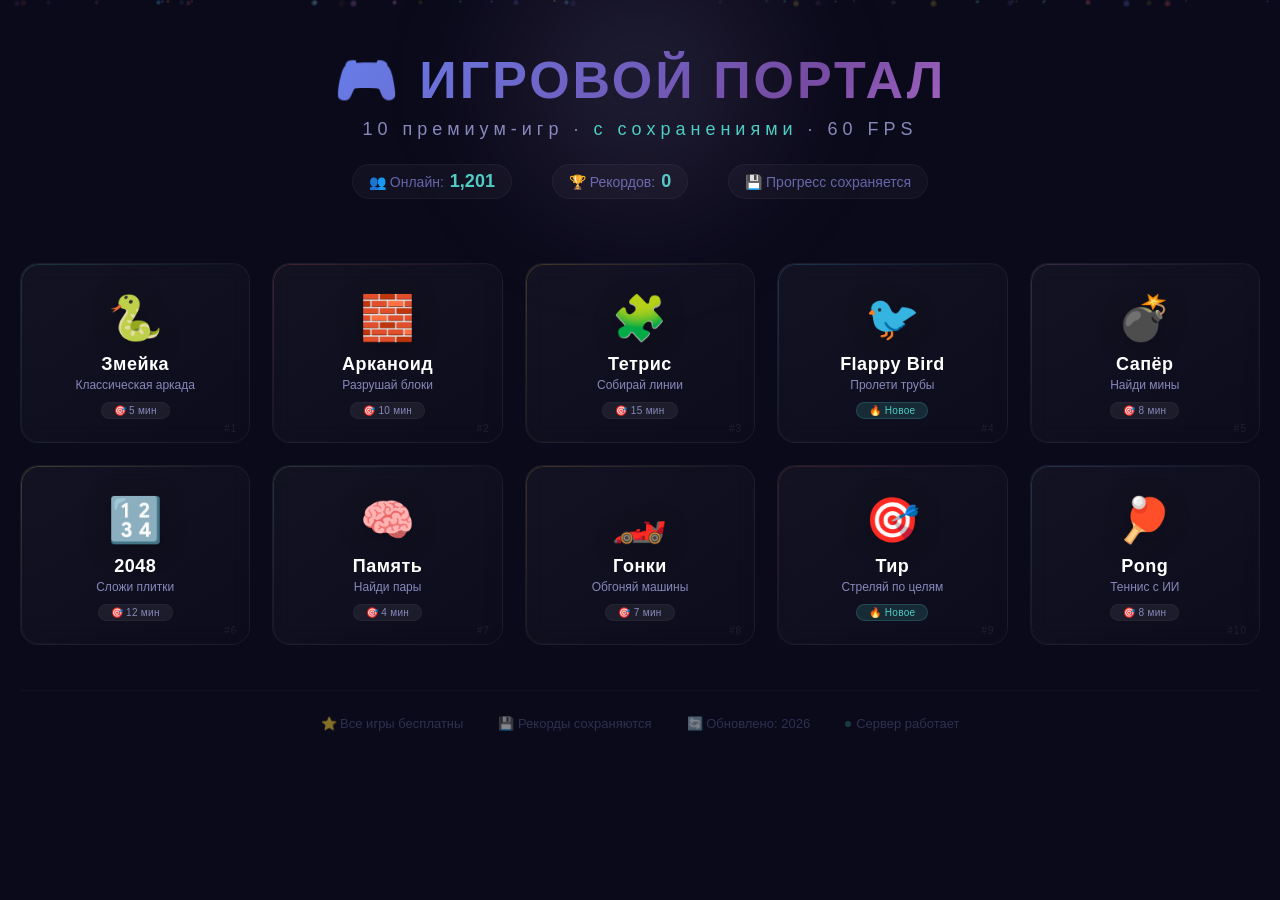
<file: scripts/www/index.html>
<!DOCTYPE html>
<html lang="ru">
<head>
    <meta charset="UTF-8">
    <meta name="viewport" content="width=device-width, initial-scale=1.0, maximum-scale=1.0, user-scalable=no">
    <title>🎮 Игровой Портал Premium</title>
    <link rel="stylesheet" href="style.css">
    <style>
        * { margin: 0; padding: 0; box-sizing: border-box; }
        body {
            font-family: 'Segoe UI', -apple-system, BlinkMacSystemFont, Arial, sans-serif;
            background: #0a0a1a;
            color: #fff;
            min-height: 100vh;
            overflow-x: hidden;
        }
        #particles-bg {
            position: fixed;
            top: 0;
            left: 0;
            width: 100%;
            height: 100%;
            pointer-events: none;
            z-index: 0;
            overflow: hidden;
        }
        .particle {
            position: absolute;
            border-radius: 50%;
            background: radial-gradient(circle, rgba(78,205,196,0.4), transparent);
            animation: floatParticle linear infinite;
            pointer-events: none;
        }
        @keyframes floatParticle {
            0% { transform: translateY(100vh) scale(0); opacity: 0; }
            10% { opacity: 1; }
            90% { opacity: 1; }
            100% { transform: translateY(-100vh) scale(1); opacity: 0; }
        }
        .main-menu {
            position: relative;
            z-index: 1;
            max-width: 1300px;
            margin: 0 auto;
            padding: 20px 20px 40px;
        }
        .header {
            text-align: center;
            padding: 30px 20px 25px;
            position: relative;
        }
        .logo-wrapper {
            position: relative;
            display: inline-block;
        }
        .logo-glow {
            position: absolute;
            top: 50%;
            left: 50%;
            width: 350px;
            height: 350px;
            transform: translate(-50%, -50%);
            background: radial-gradient(circle, rgba(78,205,196,0.15), rgba(240,147,251,0.1), transparent 70%);
            border-radius: 50%;
            filter: blur(60px);
            animation: pulseGlow 4s ease-in-out infinite;
        }
        @keyframes pulseGlow {
            0%, 100% { transform: translate(-50%, -50%) scale(1); opacity: 0.5; }
            50% { transform: translate(-50%, -50%) scale(1.3); opacity: 0.8; }
        }
        .header h1 {
            font-size: 52px;
            font-weight: 900;
            letter-spacing: 3px;
            position: relative;
            background: linear-gradient(135deg, #667eea 0%, #764ba2 25%, #f093fb 50%, #f5576c 75%, #667eea 100%);
            background-size: 300% 300%;
            -webkit-background-clip: text;
            -webkit-text-fill-color: transparent;
            animation: shimmer 6s ease-in-out infinite;
        }
        @keyframes shimmer {
            0%, 100% { background-position: 0% 50%; }
            50% { background-position: 100% 50%; }
        }
        .subtitle {
            color: #8888bb;
            font-size: 18px;
            letter-spacing: 5px;
            margin-top: 8px;
            position: relative;
            font-weight: 300;
        }
        .subtitle span { color: #4ecdc4; -webkit-text-fill-color: #4ecdc4; }
        .stats-bar {
            display: flex;
            justify-content: center;
            gap: 40px;
            margin-top: 20px;
            font-size: 14px;
            color: #6666aa;
            flex-wrap: wrap;
        }
        .stats-bar b { color: #4ecdc4; font-size: 18px; font-weight: 700; }
        .stats-bar .stat-item {
            display: flex;
            align-items: center;
            gap: 6px;
            background: rgba(255,255,255,0.03);
            padding: 6px 16px;
            border-radius: 20px;
            border: 1px solid rgba(255,255,255,0.04);
        }
        .game-grid {
            display: grid;
            grid-template-columns: repeat(auto-fill, minmax(200px, 1fr));
            gap: 22px;
            margin: 35px 0 45px;
        }
        .game-card {
            position: relative;
            display: flex;
            flex-direction: column;
            align-items: center;
            padding: 28px 16px 22px;
            background: linear-gradient(145deg, rgba(255,255,255,0.04), rgba(255,255,255,0.01));
            border-radius: 18px;
            text-decoration: none;
            color: #fff;
            border: 1px solid rgba(255,255,255,0.05);
            transition: all 0.4s cubic-bezier(0.175, 0.885, 0.32, 1.275);
            overflow: hidden;
            min-height: 180px;
            backdrop-filter: blur(10px);
            cursor: pointer;
        }
        .game-card::before {
            content: '';
            position: absolute;
            inset: 0;
            border-radius: 18px;
            padding: 1px;
            background: linear-gradient(135deg, var(--color), transparent 60%);
            -webkit-mask: linear-gradient(#fff 0 0) content-box, linear-gradient(#fff 0 0);
            -webkit-mask-composite: xor;
            mask-composite: exclude;
            opacity: 0.2;
            transition: 0.4s;
        }
        .game-card:hover::before { opacity: 1; }
        .game-card .card-glow {
            position: absolute;
            top: -50%;
            left: -50%;
            width: 200%;
            height: 200%;
            background: radial-gradient(circle at center, var(--color), transparent 60%);
            opacity: 0;
            transition: 0.5s;
            pointer-events: none;
        }
        .game-card:hover .card-glow { opacity: 0.12; }
        .game-card:hover {
            transform: translateY(-8px) scale(1.02);
            border-color: var(--color);
            box-shadow: 0 20px 60px rgba(0,0,0,0.6), 0 0 40px var(--glow-color, rgba(78,205,196,0.15));
        }
        .card-icon {
            font-size: 44px;
            margin-bottom: 10px;
            position: relative;
            z-index: 1;
            animation: iconFloat 3s ease-in-out infinite;
            filter: drop-shadow(0 4px 12px rgba(0,0,0,0.3));
        }
        .game-card:nth-child(2n) .card-icon { animation-delay: 0.4s; }
        .game-card:nth-child(3n) .card-icon { animation-delay: 0.8s; }
        .game-card:nth-child(5n) .card-icon { animation-delay: 1.2s; }
        @keyframes iconFloat {
            0%, 100% { transform: translateY(0) scale(1); }
            50% { transform: translateY(-6px) scale(1.05); }
        }
        .card-content {
            text-align: center;
            position: relative;
            z-index: 1;
            width: 100%;
        }
        .card-content h3 { font-size: 18px; font-weight: 700; margin-bottom: 3px; letter-spacing: 0.5px; }
        .card-content p { font-size: 12px; color: #8888bb; margin-bottom: 8px; }
        .badge {
            display: inline-block;
            padding: 2px 12px;
            background: rgba(255,255,255,0.06);
            border-radius: 20px;
            font-size: 10px;
            color: #8888bb;
            border: 1px solid rgba(255,255,255,0.04);
            letter-spacing: 0.3px;
        }
        .badge.new {
            background: rgba(78,205,196,0.15);
            color: #4ecdc4;
            border-color: rgba(78,205,196,0.2);
            animation: blinkBadge 2s ease-in-out infinite;
        }
        @keyframes blinkBadge {
            0%, 100% { opacity: 1; }
            50% { opacity: 0.5; }
        }
        .game-count {
            position: absolute;
            bottom: 8px;
            right: 12px;
            font-size: 10px;
            color: rgba(255,255,255,0.08);
            letter-spacing: 1px;
            z-index: 1;
        }
        .footer {
            text-align: center;
            padding: 25px 0 10px;
            border-top: 1px solid rgba(255,255,255,0.03);
        }
        .footer-stats {
            display: flex;
            justify-content: center;
            gap: 35px;
            color: #555588;
            font-size: 13px;
            flex-wrap: wrap;
        }
        .footer-stats span {
            opacity: 0.5;
            transition: 0.3s;
            display: flex;
            align-items: center;
            gap: 5px;
        }
        .footer-stats span:hover { opacity: 1; color: #aaaadd; }
        .footer-stats .dot {
            display: inline-block;
            width: 6px;
            height: 6px;
            border-radius: 50%;
            background: #4ecdc4;
            animation: pulseDot 2s ease-in-out infinite;
        }
        @keyframes pulseDot {
            0%, 100% { opacity: 0.3; transform: scale(0.8); }
            50% { opacity: 1; transform: scale(1.2); }
        }
        @media (max-width: 900px) {
            .header h1 { font-size: 38px; }
            .game-grid { grid-template-columns: repeat(auto-fill, minmax(170px, 1fr)); gap: 16px; }
            .game-card { min-height: 150px; padding: 20px 12px 16px; }
            .card-icon { font-size: 34px; }
        }
        @media (max-width: 600px) {
            .header h1 { font-size: 28px; letter-spacing: 1px; }
            .subtitle { font-size: 14px; letter-spacing: 2px; }
            .stats-bar { gap: 12px; font-size: 12px; }
            .stats-bar .stat-item { padding: 4px 12px; }
            .stats-bar b { font-size: 15px; }
            .game-grid { grid-template-columns: repeat(auto-fill, minmax(140px, 1fr)); gap: 12px; margin: 20px 0 30px; }
            .game-card { min-height: 120px; padding: 16px 10px 12px; border-radius: 14px; }
            .card-icon { font-size: 28px; margin-bottom: 6px; }
            .card-content h3 { font-size: 15px; }
            .card-content p { font-size: 11px; }
            .badge { font-size: 9px; padding: 1px 10px; }
            .game-count { display: none; }
            .footer-stats { gap: 16px; font-size: 11px; flex-direction: column; }
            .logo-glow { width: 200px; height: 200px; }
        }
        @media (max-width: 400px) {
            .game-grid { grid-template-columns: repeat(auto-fill, minmax(120px, 1fr)); gap: 10px; }
            .game-card { min-height: 100px; padding: 12px 8px 10px; }
            .card-icon { font-size: 22px; }
            .card-content h3 { font-size: 13px; }
            .header h1 { font-size: 22px; }
        }
        ::-webkit-scrollbar { width: 4px; }
        ::-webkit-scrollbar-track { background: #0a0a1a; }
        ::-webkit-scrollbar-thumb { background: linear-gradient(135deg, #4ecdc4, #f093fb); border-radius: 2px; }
        ::-webkit-scrollbar-thumb:hover { background: #4ecdc4; }
    </style>
</head>
<body>
    <div id="particles-bg"></div>
    <div class="main-menu">
        <div class="header">
            <div class="logo-wrapper">
                <div class="logo-glow"></div>
                <h1>🎮 ИГРОВОЙ ПОРТАЛ</h1>
            </div>
            <p class="subtitle">10 премиум-игр · <span>с сохранениями</span> · 60 FPS</p>
            <div class="stats-bar">
                <span class="stat-item">👥 Онлайн: <b id="online">1 284</b></span>
                <span class="stat-item">🏆 Рекордов: <b id="records">0</b></span>
                <span class="stat-item">💾 Прогресс сохраняется</span>
            </div>
        </div>
        <div class="game-grid">
            <a href="games/snake.html" class="game-card" style="--color:#4ecdc4; --glow-color:rgba(78,205,196,0.25);">
                <div class="card-glow"></div>
                <div class="card-icon">🐍</div>
                <div class="card-content"><h3>Змейка</h3><p>Классическая аркада</p><span class="badge">🎯 5 мин</span></div>
                <span class="game-count">#1</span>
            </a>
            <a href="games/arkanoid.html" class="game-card" style="--color:#ff6b6b; --glow-color:rgba(255,107,107,0.25);">
                <div class="card-glow"></div>
                <div class="card-icon">🧱</div>
                <div class="card-content"><h3>Арканоид</h3><p>Разрушай блоки</p><span class="badge">🎯 10 мин</span></div>
                <span class="game-count">#2</span>
            </a>
            <a href="games/tetris.html" class="game-card" style="--color:#ffd93d; --glow-color:rgba(255,217,61,0.25);">
                <div class="card-glow"></div>
                <div class="card-icon">🧩</div>
                <div class="card-content"><h3>Тетрис</h3><p>Собирай линии</p><span class="badge">🎯 15 мин</span></div>
                <span class="game-count">#3</span>
            </a>
            <a href="games/flappy.html" class="game-card" style="--color:#4fc3f7; --glow-color:rgba(79,195,247,0.25);">
                <div class="card-glow"></div>
                <div class="card-icon">🐦</div>
                <div class="card-content"><h3>Flappy Bird</h3><p>Пролети трубы</p><span class="badge new">🔥 Новое</span></div>
                <span class="game-count">#4</span>
            </a>
            <a href="games/minesweeper.html" class="game-card" style="--color:#ce93d8; --glow-color:rgba(206,147,216,0.25);">
                <div class="card-glow"></div>
                <div class="card-icon">💣</div>
                <div class="card-content"><h3>Сапёр</h3><p>Найди мины</p><span class="badge">🎯 8 мин</span></div>
                <span class="game-count">#5</span>
            </a>
            <a href="games/2048.html" class="game-card" style="--color:#fff176; --glow-color:rgba(255,241,118,0.25);">
                <div class="card-glow"></div>
                <div class="card-icon">🔢</div>
                <div class="card-content"><h3>2048</h3><p>Сложи плитки</p><span class="badge">🎯 12 мин</span></div>
                <span class="game-count">#6</span>
            </a>
            <a href="games/memory.html" class="game-card" style="--color:#81c784; --glow-color:rgba(129,199,132,0.25);">
                <div class="card-glow"></div>
                <div class="card-icon">🧠</div>
                <div class="card-content"><h3>Память</h3><p>Найди пары</p><span class="badge">🎯 4 мин</span></div>
                <span class="game-count">#7</span>
            </a>
            <a href="games/racer.html" class="game-card" style="--color:#ffb74d; --glow-color:rgba(255,183,77,0.25);">
                <div class="card-glow"></div>
                <div class="card-icon">🏎️</div>
                <div class="card-content"><h3>Гонки</h3><p>Обгоняй машины</p><span class="badge">🎯 7 мин</span></div>
                <span class="game-count">#8</span>
            </a>
            <a href="games/shooter.html" class="game-card" style="--color:#ef5350; --glow-color:rgba(239,83,80,0.25);">
                <div class="card-glow"></div>
                <div class="card-icon">🎯</div>
                <div class="card-content"><h3>Тир</h3><p>Стреляй по целям</p><span class="badge new">🔥 Новое</span></div>
                <span class="game-count">#9</span>
            </a>
            <a href="games/pong.html" class="game-card" style="--color:#64b5f6; --glow-color:rgba(100,181,246,0.25);">
                <div class="card-glow"></div>
                <div class="card-icon">🏓</div>
                <div class="card-content"><h3>Pong</h3><p>Теннис с ИИ</p><span class="badge">🎯 8 мин</span></div>
                <span class="game-count">#10</span>
            </a>
        </div>
        <div class="footer">
            <div class="footer-stats">
                <span>⭐ Все игры бесплатны</span>
                <span>💾 Рекорды сохраняются</span>
                <span>🔄 Обновлено: 2026</span>
                <span><span class="dot"></span> Сервер работает</span>
            </div>
        </div>
    </div>
    <script>
        (function createParticles() {
            const container = document.getElementById('particles-bg');
            if (!container) return;
            const colors = ['#4ecdc4', '#f093fb', '#667eea', '#ff6b6b', '#ffd93d', '#4fc3f7'];
            for (let i = 0; i < 45; i++) {
                const particle = document.createElement('div');
                particle.className = 'particle';
                const size = 2 + Math.random() * 5;
                const duration = 18 + Math.random() * 22;
                const delay = Math.random() * 30;
                const color = colors[Math.floor(Math.random() * colors.length)];
                particle.style.cssText = `
                    width: ${size}px;
                    height: ${size}px;
                    left: ${Math.random() * 100}%;
                    animation-duration: ${duration}s;
                    animation-delay: ${delay}s;
                    background: radial-gradient(circle, ${color}, transparent);
                    opacity: ${0.08 + Math.random() * 0.25};
                `;
                container.appendChild(particle);
            }
        })();

        (function updateStats() {
            let recordCount = 0;
            try {
                for (let key in localStorage) {
                    if (key.startsWith('record_')) recordCount++;
                }
            } catch(e) {}
            const recordEl = document.getElementById('records');
            if (recordEl) recordEl.textContent = recordCount || '0';
            const onlineEl = document.getElementById('online');
            if (onlineEl) {
                const base = 1200;
                const variation = Math.floor(Math.random() * 400);
                onlineEl.textContent = (base + variation).toLocaleString();
            }
            setInterval(() => {
                const onlineEl2 = document.getElementById('online');
                if (onlineEl2) {
                    const base = 1200;
                    const variation = Math.floor(Math.random() * 400);
                    onlineEl2.textContent = (base + variation).toLocaleString();
                }
            }, 30000);
        })();

        (function animateCards() {
            const cards = document.querySelectorAll('.game-card');
            if ('IntersectionObserver' in window) {
                const observer = new IntersectionObserver((entries) => {
                    entries.forEach(entry => {
                        if (entry.isIntersecting) {
                            entry.target.style.opacity = '1';
                            entry.target.style.transform = 'translateY(0)';
                        }
                    });
                }, { threshold: 0.1 });
                cards.forEach((card, i) => {
                    card.style.opacity = '0';
                    card.style.transform = 'translateY(30px)';
                    card.style.transition = `all 0.6s cubic-bezier(0.175, 0.885, 0.32, 1.275) ${i * 0.05}s`;
                    observer.observe(card);
                });
            } else {
                cards.forEach(card => {
                    card.style.opacity = '1';
                    card.style.transform = 'translateY(0)';
                });
            }
        })();
    </script>
</body>
</html>
</file>
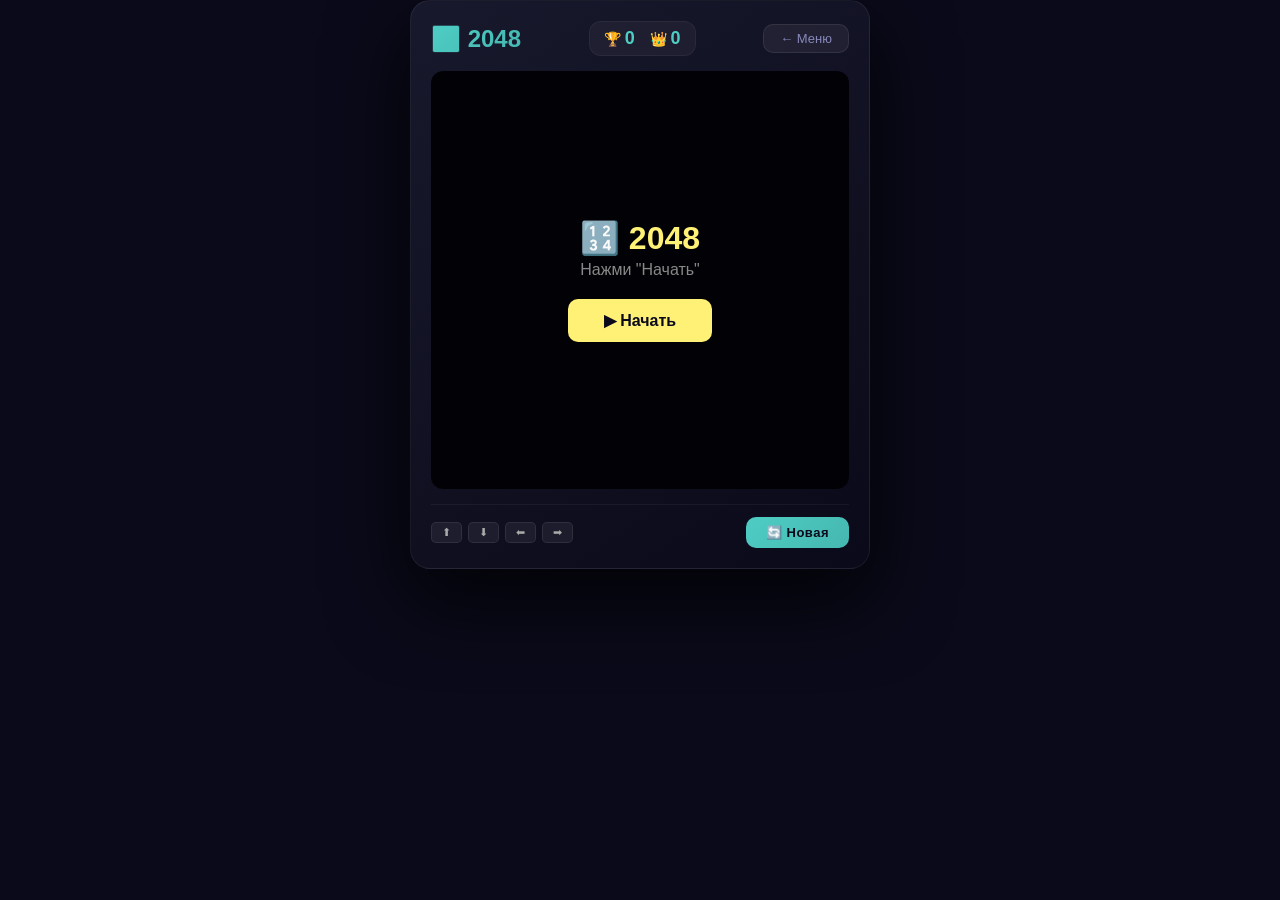
<file: scripts/www/games/2048.html>
<!DOCTYPE html>
<html lang="ru">
<head>
    <meta charset="UTF-8">
    <meta name="viewport" content="width=device-width, initial-scale=1.0, maximum-scale=1.0, user-scalable=no">
    <title>🔢 2048</title>
    <link rel="stylesheet" href="../style.css">
    <style>
        .game-wrapper { max-width: 460px; margin: 0 auto; }
        .canvas-wrapper { position: relative; border-radius: 12px; overflow: hidden; background: #0a0a1a; touch-action: none; }
        canvas { display: block; width: 100%; height: auto; touch-action: none; }
        .game-overlay {
            position: absolute; inset: 0; display: flex; flex-direction: column;
            align-items: center; justify-content: center;
            background: rgba(0,0,0,0.75); backdrop-filter: blur(8px);
            opacity: 0; pointer-events: none; transition: opacity 0.4s; border-radius: 12px;
            z-index: 5;
        }
        .game-overlay.active { opacity: 1; pointer-events: all; }
        .game-overlay h2 { font-size: 32px; color: #fff176; }
        .game-overlay .btn { margin-top: 16px; padding: 12px 36px; background: #fff176; border: none; border-radius: 10px; color: #0a0a1a; font-weight: 700; font-size: 16px; cursor: pointer; transition: transform 0.2s; }
        .game-overlay .btn:hover { transform: scale(1.05); }
        
        #touch-controls {
            position: absolute !important;
            bottom: 15px !important;
            right: 15px !important;
            display: none !important;
            pointer-events: none !important;
            z-index: 10 !important;
        }
        #touch-controls button {
            width: 55px !important;
            height: 55px !important;
            border-radius: 50% !important;
            border: 2px solid rgba(255,255,255,0.2) !important;
            background: rgba(255,255,255,0.1) !important;
            backdrop-filter: blur(8px) !important;
            color: white !important;
            font-size: 22px !important;
            display: flex !important;
            align-items: center !important;
            justify-content: center !important;
            touch-action: none !important;
            user-select: none !important;
            -webkit-user-select: none !important;
            transition: background 0.15s !important;
            pointer-events: all !important;
            box-shadow: 0 4px 15px rgba(0,0,0,0.3) !important;
            text-shadow: 0 2px 8px rgba(0,0,0,0.5) !important;
            padding: 0 !important;
            line-height: 1 !important;
        }
        #touch-controls button:active {
            background: rgba(255,255,255,0.3) !important;
            transform: scale(0.9) !important;
        }
        @media (max-width: 600px) {
            #touch-controls button { width: 48px !important; height: 48px !important; font-size: 18px !important; }
        }
        @media (pointer: coarse) {
            #touch-controls { display: block !important; }
        }
    </style>
</head>
<body>
<div class="game-wrapper">
    <div class="game-header">
        <h2>🔢 2048</h2>
        <div class="stats"><span>🏆 <b id="score">0</b></span><span>👑 <b id="high">0</b></span></div>
        <a href="../index.html" class="menu-btn">← Меню</a>
    </div>
    <div class="canvas-wrapper">
        <canvas id="game" width="400" height="400"></canvas>
        <div class="game-overlay" id="overlay">
            <h2>🔢 2048</h2>
            <p style="color:#888;margin:4px 0;">⬆⬇⬅➡</p>
            <button class="btn" id="startBtn">▶ Начать</button>
        </div>
        
        <div id="touch-controls">
            <button data-action="restart" style="width:55px !important;height:55px !important;font-size:22px !important;">🔄</button>
        </div>
    </div>
    <div class="game-controls">
        <div class="keys"><kbd>⬆</kbd><kbd>⬇</kbd><kbd>⬅</kbd><kbd>➡</kbd></div>
        <button class="reset-btn" onclick="resetGame()">🔄 Новая</button>
    </div>
</div>
<script src="../engine.js"></script>
<script>
const S = 4, CELL = 100;
const canvas = document.getElementById('game');
const ctx = canvas.getContext('2d');
const overlay = document.getElementById('overlay');
const startBtn = document.getElementById('startBtn');

let grid = [];
let score = 0, high = Records.get('2048') || 0;
let gameRunning = false, gameOver = false;
let animId = null;

document.getElementById('high').textContent = high;

// ===== СЕНСОРНОЕ УПРАВЛЕНИЕ (СВАЙПЫ) =====
function setupTouchControls() {
    let touchStartX = 0, touchStartY = 0;
    
    // Кнопка рестарта
    const restartBtn = document.querySelector('#touch-controls button[data-action="restart"]');
    if (restartBtn) {
        restartBtn.addEventListener('touchstart', (e) => {
            e.preventDefault();
            resetGame();
            restartBtn.style.background = 'rgba(255,255,255,0.3)';
            setTimeout(() => { restartBtn.style.background = 'rgba(255,255,255,0.1)'; }, 150);
        }, { passive: false });
        restartBtn.addEventListener('mousedown', () => {
            resetGame();
            restartBtn.style.background = 'rgba(255,255,255,0.3)';
            setTimeout(() => { restartBtn.style.background = 'rgba(255,255,255,0.1)'; }, 150);
        });
    }
    
    // Свайпы
    canvas.addEventListener('touchstart', (e) => {
        const touch = e.touches[0];
        touchStartX = touch.clientX;
        touchStartY = touch.clientY;
    }, { passive: true });
    
    canvas.addEventListener('touchmove', (e) => {
        if (!gameRunning || gameOver) return;
        e.preventDefault();
        const touch = e.touches[0];
        const dx = touch.clientX - touchStartX;
        const dy = touch.clientY - touchStartY;
        
        if (Math.abs(dx) > 30 || Math.abs(dy) > 30) {
            if (Math.abs(dx) > Math.abs(dy)) {
                move(0, dx > 0 ? 1 : -1);
            } else {
                move(dy > 0 ? 1 : -1, 0);
            }
            touchStartX = touch.clientX;
            touchStartY = touch.clientY;
        }
    }, { passive: false });
}

// ===== ИНИЦИАЛИЗАЦИЯ =====
function initGrid() {
    grid = [];
    for (let r=0; r<S; r++) grid[r] = new Array(S).fill(0);
    addRandom(); addRandom();
}

function addRandom() {
    const free = [];
    for (let r=0; r<S; r++) for (let c=0; c<S; c++) {
        if (grid[r][c] === 0) free.push({r, c});
    }
    if (free.length === 0) return;
    const cell = free[Math.floor(Math.random() * free.length)];
    grid[cell.r][cell.c] = Math.random() < 0.9 ? 2 : 4;
}

function slide(row) {
    let arr = row.filter(v => v !== 0);
    let merged = [];
    let i = 0;
    while (i < arr.length) {
        if (i+1 < arr.length && arr[i] === arr[i+1]) {
            merged.push(arr[i] * 2);
            score += arr[i] * 2;
            i += 2;
        } else {
            merged.push(arr[i]);
            i++;
        }
    }
    while (merged.length < S) merged.push(0);
    return merged;
}

function move(dr, dc) {
    if (!gameRunning || gameOver) return;
    let moved = false;
    
    if (dc === 1) {
        for (let r=0; r<S; r++) {
            const row = [];
            for (let c=S-1; c>=0; c--) row.push(grid[r][c]);
            const res = slide(row);
            for (let c=0; c<S; c++) {
                const val = res[S-1-c];
                if (grid[r][c] !== val) moved = true;
                grid[r][c] = val;
            }
        }
    } else if (dc === -1) {
        for (let r=0; r<S; r++) {
            const row = [];
            for (let c=0; c<S; c++) row.push(grid[r][c]);
            const res = slide(row);
            for (let c=0; c<S; c++) {
                if (grid[r][c] !== res[c]) moved = true;
                grid[r][c] = res[c];
            }
        }
    } else if (dr === 1) {
        for (let c=0; c<S; c++) {
            const row = [];
            for (let r=S-1; r>=0; r--) row.push(grid[r][c]);
            const res = slide(row);
            for (let r=0; r<S; r++) {
                const val = res[S-1-r];
                if (grid[r][c] !== val) moved = true;
                grid[r][c] = val;
            }
        }
    } else if (dr === -1) {
        for (let c=0; c<S; c++) {
            const row = [];
            for (let r=0; r<S; r++) row.push(grid[r][c]);
            const res = slide(row);
            for (let r=0; r<S; r++) {
                if (grid[r][c] !== res[r]) moved = true;
                grid[r][c] = res[r];
            }
        }
    }
    
    if (moved) {
        Sound.play('move');
        document.getElementById('score').textContent = score;
        if (score > high) {
            high = score;
            Records.set('2048', high);
            document.getElementById('high').textContent = high;
        }
        addRandom();
        checkGameOver();
        render();
    }
}

function checkGameOver() {
    for (let r=0; r<S; r++) {
        for (let c=0; c<S; c++) {
            if (grid[r][c] === 0) return;
            if (r < S-1 && grid[r][c] === grid[r+1][c]) return;
            if (c < S-1 && grid[r][c] === grid[r][c+1]) return;
        }
    }
    gameOver = true;
    gameRunning = false;
    Sound.play('lose');
    render();
}

// ===== ОТРИСОВКА =====
function render() {
    ctx.fillStyle = '#0a0a1a';
    ctx.fillRect(0, 0, 400, 400);
    
    const colors = {
        0: {bg: '#1a1a2e', text: 'transparent'},
        2: {bg: '#eee4da', text: '#776e65'},
        4: {bg: '#ede0c8', text: '#776e65'},
        8: {bg: '#f2b179', text: '#f9f6f2'},
        16: {bg: '#f59563', text: '#f9f6f2'},
        32: {bg: '#f67c5f', text: '#f9f6f2'},
        64: {bg: '#f65e3b', text: '#f9f6f2'},
        128: {bg: '#edcf72', text: '#f9f6f2'},
        256: {bg: '#edcc61', text: '#f9f6f2'},
        512: {bg: '#edc850', text: '#f9f6f2'},
        1024: {bg: '#edc53f', text: '#f9f6f2'},
        2048: {bg: '#edc22e', text: '#f9f6f2'}
    };
    
    for (let r=0; r<S; r++) {
        for (let c=0; c<S; c++) {
            const v = grid[r][c];
            const col = colors[v] || colors[0];
            ctx.shadowColor = v > 0 ? 'rgba(255,255,255,0.05)' : 'transparent';
            ctx.shadowBlur = v > 0 ? 10 : 0;
            ctx.fillStyle = col.bg;
            ctx.fillRect(c*CELL+6, r*CELL+6, CELL-12, CELL-12);
            ctx.shadowBlur = 0;
            if (v > 0) {
                const fs = v < 100 ? 32 : v < 1000 ? 28 : 20;
                ctx.fillStyle = col.text;
                ctx.font = `bold ${fs}px Arial`;
                ctx.textAlign = 'center';
                ctx.textBaseline = 'middle';
                ctx.fillText(v, c*CELL+50, r*CELL+51);
            }
        }
    }
    
    if (gameOver) {
        ctx.fillStyle = 'rgba(0,0,0,0.7)';
        ctx.fillRect(0, 160, 400, 80);
        ctx.fillStyle = '#ef5350';
        ctx.font = 'bold 28px Arial';
        ctx.textAlign = 'center';
        ctx.textBaseline = 'middle';
        ctx.fillText('💀 Конец', 200, 205);
    }
}

// ===== КЛАВИАТУРА =====
document.addEventListener('keydown', e => {
    const k = e.key;
    if (['ArrowUp','ArrowDown','ArrowLeft','ArrowRight'].includes(k)) e.preventDefault();
    if (k === 'ArrowUp') move(-1, 0);
    if (k === 'ArrowDown') move(1, 0);
    if (k === 'ArrowLeft') move(0, -1);
    if (k === 'ArrowRight') move(0, 1);
});

// ===== ОВЕРЛЕЙ =====
function showOverlay(title, sub) {
    overlay.querySelector('h2').textContent = title;
    overlay.querySelector('p').textContent = sub || '';
    overlay.classList.add('active');
}
function hideOverlay() { overlay.classList.remove('active'); }

// ===== ЦИКЛ =====
function loop() {
    if (!gameRunning) { animId = requestAnimationFrame(loop); return; }
    render();
    animId = requestAnimationFrame(loop);
}

// ===== РЕСТАРТ =====
function resetGame() {
    if (animId) cancelAnimationFrame(animId);
    score = 0;
    gameOver = false;
    gameRunning = true;
    document.getElementById('score').textContent = '0';
    initGrid();
    hideOverlay();
    animId = requestAnimationFrame(loop);
}

startBtn.addEventListener('click', resetGame);

// ===== СТАРТ =====
initGrid();
setupTouchControls();
showOverlay('🔢 2048', 'Нажми "Начать"');
</script>
</body>
</html>
</file>
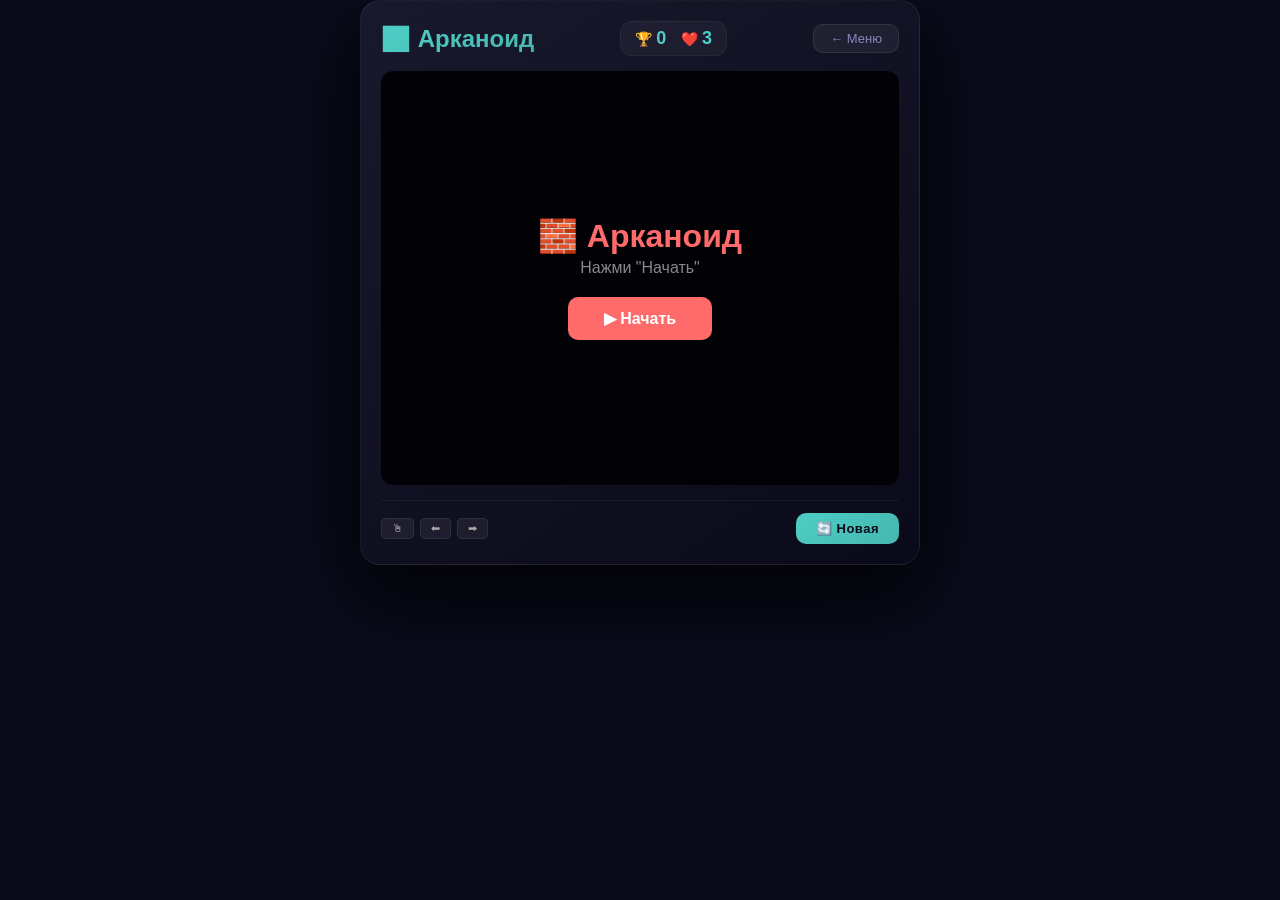
<file: scripts/www/games/arkanoid.html>
<!DOCTYPE html>
<html lang="ru">
<head>
    <meta charset="UTF-8">
    <meta name="viewport" content="width=device-width, initial-scale=1.0, maximum-scale=1.0, user-scalable=no">
    <title>🧱 Арканоид</title>
    <link rel="stylesheet" href="../style.css">
    <style>
        .game-wrapper { max-width: 560px; margin: 0 auto; }
        .canvas-wrapper { position: relative; border-radius: 12px; overflow: hidden; background: #0a0a1a; touch-action: none; }
        canvas { display: block; width: 100%; height: auto; touch-action: none; }
        .game-overlay {
            position: absolute; inset: 0; display: flex; flex-direction: column;
            align-items: center; justify-content: center;
            background: rgba(0,0,0,0.75); backdrop-filter: blur(8px);
            opacity: 0; pointer-events: none; transition: opacity 0.4s; border-radius: 12px;
            z-index: 5;
        }
        .game-overlay.active { opacity: 1; pointer-events: all; }
        .game-overlay h2 { font-size: 32px; color: #ff6b6b; }
        .game-overlay .btn { margin-top: 16px; padding: 12px 36px; background: #ff6b6b; border: none; border-radius: 10px; color: #fff; font-weight: 700; font-size: 16px; cursor: pointer; transition: transform 0.2s; }
        .game-overlay .btn:hover { transform: scale(1.05); }
        
        #touch-controls {
            position: absolute !important;
            bottom: 15px !important;
            left: 0 !important;
            right: 0 !important;
            display: none !important;
            justify-content: space-between !important;
            padding: 0 15px !important;
            pointer-events: none !important;
            z-index: 10 !important;
        }
        #touch-controls .btn-group {
            display: flex !important;
            gap: 10px !important;
            pointer-events: all !important;
        }
        #touch-controls button {
            width: 65px !important;
            height: 65px !important;
            border-radius: 50% !important;
            border: 2px solid rgba(255,255,255,0.2) !important;
            background: rgba(255,255,255,0.1) !important;
            backdrop-filter: blur(8px) !important;
            color: white !important;
            font-size: 28px !important;
            display: flex !important;
            align-items: center !important;
            justify-content: center !important;
            touch-action: none !important;
            user-select: none !important;
            -webkit-user-select: none !important;
            transition: background 0.15s !important;
            pointer-events: all !important;
            box-shadow: 0 4px 15px rgba(0,0,0,0.3) !important;
            text-shadow: 0 2px 8px rgba(0,0,0,0.5) !important;
            padding: 0 !important;
            line-height: 1 !important;
        }
        #touch-controls button:active {
            background: rgba(255,255,255,0.3) !important;
            transform: scale(0.9) !important;
        }
        @media (max-width: 600px) {
            #touch-controls { display: flex !important; }
            #touch-controls button { width: 55px !important; height: 55px !important; font-size: 22px !important; }
        }
        @media (pointer: coarse) {
            #touch-controls { display: flex !important; }
        }
    </style>
</head>
<body>
<div class="game-wrapper">
    <div class="game-header">
        <h2>🧱 Арканоид</h2>
        <div class="stats"><span>🏆 <b id="score">0</b></span><span>❤️ <b id="lives">3</b></span></div>
        <a href="../index.html" class="menu-btn">← Меню</a>
    </div>
    <div class="canvas-wrapper">
        <canvas id="game" width="500" height="400"></canvas>
        <div class="game-overlay" id="overlay">
            <h2>🧱 Арканоид</h2>
            <p style="color:#888;margin:4px 0;">🖱️ Мышь / ⬅➡</p>
            <button class="btn" id="startBtn">▶ Начать</button>
        </div>
        
        <div id="touch-controls">
            <div class="btn-group">
                <button data-action="left">⬅</button>
                <button data-action="right">➡</button>
            </div>
            <div class="btn-group">
                <button data-action="restart" style="width:55px !important;height:55px !important;font-size:22px !important;">🔄</button>
            </div>
        </div>
    </div>
    <div class="game-controls">
        <div class="keys"><kbd>🖱</kbd><kbd>⬅</kbd><kbd>➡</kbd></div>
        <button class="reset-btn" onclick="resetGame()">🔄 Новая</button>
    </div>
</div>
<script src="../engine.js"></script>
<script>
const W = 500, H = 400;
const canvas = document.getElementById('game');
const ctx = canvas.getContext('2d');
const overlay = document.getElementById('overlay');
const startBtn = document.getElementById('startBtn');

// ===== СОСТОЯНИЕ =====
const paddle = {x: W/2-50, y: 370, w: 100, h: 12};
const ball = {x: W/2, y: 350, r: 8, dx: 5, dy: -6, speed: 6};
let bricks = [];
let particles = [];
let score = 0, lives = 3;
let gameRunning = false, gameOver = false, win = false;
let animId = null, lastTime = 0;
let keys = {};
let touchX = null;

document.getElementById('score').textContent = '0';
document.getElementById('lives').textContent = '3';

// ===== СЕНСОРНОЕ УПРАВЛЕНИЕ =====
function setupTouchControls() {
    const buttons = document.querySelectorAll('#touch-controls button[data-action]');
    buttons.forEach(btn => {
        const action = btn.dataset.action;
        const isLeft = action === 'left';
        const isRight = action === 'right';
        
        let interval = null;
        const startPress = (e) => {
            e.preventDefault();
            if (!gameRunning || gameOver || win) return;
            if (isLeft) { paddle.x = Math.max(0, paddle.x - 15); }
            if (isRight) { paddle.x = Math.min(W - paddle.w, paddle.x + 15); }
            // Повтор при зажатии
            interval = setInterval(() => {
                if (!gameRunning || gameOver || win) { clearInterval(interval); return; }
                if (isLeft) { paddle.x = Math.max(0, paddle.x - 12); }
                if (isRight) { paddle.x = Math.min(W - paddle.w, paddle.x + 12); }
            }, 50);
            btn.style.background = 'rgba(255,255,255,0.3)';
        };
        const endPress = (e) => {
            e.preventDefault();
            clearInterval(interval);
            btn.style.background = 'rgba(255,255,255,0.1)';
        };
        btn.addEventListener('touchstart', startPress, { passive: false });
        btn.addEventListener('touchend', endPress, { passive: false });
        btn.addEventListener('touchcancel', endPress, { passive: false });
        btn.addEventListener('mousedown', startPress);
        btn.addEventListener('mouseup', endPress);
        btn.addEventListener('mouseleave', endPress);
    });
    
    // Движение пальцем по экрану
    canvas.addEventListener('touchmove', (e) => {
        e.preventDefault();
        if (!gameRunning || gameOver || win) return;
        const rect = canvas.getBoundingClientRect();
        const scale = W / rect.width;
        const touch = e.touches[0];
        const x = (touch.clientX - rect.left) * scale;
        paddle.x = Math.max(0, Math.min(W - paddle.w, x - paddle.w/2));
    }, { passive: false });
}

// ===== БЛОКИ =====
const COLORS = ['#ff6b6b','#ffd93d','#6bcb77','#4d96ff','#ce93d8'];

function createBricks() {
    bricks = [];
    for (let r=0; r<5; r++) {
        for (let c=0; c<8; c++) {
            const hp = r < 2 ? 2 : 1;
            bricks.push({
                x: 10 + c*60 + 4,
                y: 25 + r*24 + 4,
                w: 54, h: 20,
                hp: hp,
                maxHp: hp,
                color: COLORS[r % COLORS.length],
                alive: true
            });
        }
    }
}

function addParticles(x, y, color, count=15) {
    for (let i=0; i<count; i++) {
        const angle = Math.random() * Math.PI * 2;
        const speed = 1 + Math.random() * 4;
        particles.push({
            x, y,
            vx: Math.cos(angle) * speed,
            vy: Math.sin(angle) * speed - 1,
            life: 20 + Math.random() * 20,
            maxLife: 40,
            size: 2 + Math.random() * 3,
            color: color
        });
    }
}

// ===== ОБНОВЛЕНИЕ =====
function update(dt) {
    if (!gameRunning || gameOver || win) return;
    
    ball.x += ball.dx * dt;
    ball.y += ball.dy * dt;
    
    if (ball.x - ball.r < 0 || ball.x + ball.r > W) { ball.dx *= -1; Sound.play('move'); }
    if (ball.y - ball.r < 0) { ball.dy *= -1; Sound.play('move'); }
    
    if (ball.y + ball.r > H) {
        lives--;
        document.getElementById('lives').textContent = lives;
        Sound.play('lose');
        if (lives <= 0) { gameOver = true; gameRunning = false; return; }
        resetBall();
        return;
    }
    
    if (ball.dy > 0 && ball.y + ball.r >= paddle.y && 
        ball.y + ball.r <= paddle.y + paddle.h + 5 &&
        ball.x >= paddle.x - ball.r && ball.x <= paddle.x + paddle.w + ball.r) {
        ball.dy = -ball.dy;
        const hit = (ball.x - paddle.x) / paddle.w;
        ball.dx = (hit - 0.5) * 8;
        ball.dy = -Math.sqrt(ball.speed*ball.speed - ball.dx*ball.dx);
        Sound.play('click');
    }
    
    for (let i=0; i<bricks.length; i++) {
        const b = bricks[i];
        if (!b.alive) continue;
        if (ball.x + ball.r > b.x && ball.x - ball.r < b.x + b.w &&
            ball.y + ball.r > b.y && ball.y - ball.r < b.y + b.h) {
            b.hp--;
            if (b.hp <= 0) {
                b.alive = false;
                score += 10;
                document.getElementById('score').textContent = score;
                addParticles(b.x + b.w/2, b.y + b.h/2, b.color);
                Sound.play('click');
            } else {
                addParticles(b.x + b.w/2, b.y + b.h/2, b.color, 5);
                Sound.play('move');
            }
            const ox = Math.min(ball.x + ball.r - b.x, b.x + b.w - (ball.x - ball.r));
            const oy = Math.min(ball.y + ball.r - b.y, b.y + b.h - (ball.y - ball.r));
            if (ox < oy) ball.dx *= -1;
            else ball.dy *= -1;
            break;
        }
    }
    
    if (bricks.every(b => !b.alive)) {
        win = true;
        gameRunning = false;
        Sound.play('win');
    }
    
    for (let i=particles.length-1; i>=0; i--) {
        const p = particles[i];
        p.x += p.vx * dt;
        p.y += p.vy * dt;
        p.vy += 0.1 * dt;
        p.life--;
        if (p.life <= 0) particles.splice(i, 1);
    }
}

function resetBall() {
    ball.x = W/2;
    ball.y = paddle.y - ball.r;
    ball.dx = (Math.random() - 0.5) * 4;
    ball.dy = -5;
    ball.speed = 6;
}

// ===== ОТРИСОВКА =====
function render() {
    ctx.fillStyle = '#0a0a1a';
    ctx.fillRect(0, 0, W, H);
    
    bricks.forEach(b => {
        if (!b.alive) return;
        ctx.shadowColor = b.color;
        ctx.shadowBlur = 10;
        ctx.fillStyle = b.color;
        ctx.fillRect(b.x, b.y, b.w, b.h);
        ctx.shadowBlur = 0;
        if (b.hp > 1) {
            ctx.fillStyle = '#fff';
            ctx.font = '11px Arial';
            ctx.textAlign = 'center';
            ctx.textBaseline = 'middle';
            ctx.fillText(b.hp, b.x + b.w/2, b.y + b.h/2 + 1);
        }
    });
    
    ctx.shadowColor = '#4ecdc4';
    ctx.shadowBlur = 20;
    ctx.fillStyle = '#4ecdc4';
    ctx.fillRect(paddle.x, paddle.y, paddle.w, paddle.h);
    ctx.shadowBlur = 0;
    
    ctx.shadowColor = '#fff';
    ctx.shadowBlur = 25;
    ctx.fillStyle = '#fff';
    ctx.beginPath();
    ctx.arc(ball.x, ball.y, ball.r, 0, Math.PI*2);
    ctx.fill();
    ctx.shadowBlur = 0;
    
    particles.forEach(p => {
        const alpha = p.life / p.maxLife;
        ctx.globalAlpha = alpha;
        ctx.fillStyle = p.color;
        ctx.beginPath();
        ctx.arc(p.x, p.y, p.size * alpha, 0, Math.PI*2);
        ctx.fill();
    });
    ctx.globalAlpha = 1;
    
    if (gameOver || win) {
        ctx.fillStyle = 'rgba(0,0,0,0.7)';
        ctx.fillRect(0, H/2-50, W, 100);
        ctx.fillStyle = win ? '#4ecdc4' : '#ff6b6b';
        ctx.font = 'bold 30px Arial';
        ctx.textAlign = 'center';
        ctx.textBaseline = 'middle';
        ctx.fillText(win ? '🎉 Победа!' : '💀 Проигрыш', W/2, H/2+6);
    }
}

// ===== КЛАВИАТУРА =====
document.addEventListener('keydown', e => {
    keys[e.key] = true;
    if (e.key === 'ArrowLeft' || e.key === 'ArrowRight') e.preventDefault();
});
document.addEventListener('keyup', e => { keys[e.key] = false; });

function movePaddle() {
    if (!gameRunning || gameOver || win) { requestAnimationFrame(movePaddle); return; }
    if (keys['ArrowLeft']) paddle.x = Math.max(0, paddle.x - 10);
    if (keys['ArrowRight']) paddle.x = Math.min(W - paddle.w, paddle.x + 10);
    requestAnimationFrame(movePaddle);
}

// ===== ОВЕРЛЕЙ =====
function showOverlay(title, sub) {
    overlay.querySelector('h2').textContent = title;
    overlay.querySelector('p').textContent = sub || '';
    overlay.classList.add('active');
}
function hideOverlay() { overlay.classList.remove('active'); }

// ===== ЦИКЛ =====
function loop(timestamp) {
    if (!gameRunning) { animId = requestAnimationFrame(loop); return; }
    if (!lastTime) lastTime = timestamp;
    const dt = Math.min(timestamp - lastTime, 33) / 16.67;
    lastTime = timestamp;
    
    update(dt);
    render();
    animId = requestAnimationFrame(loop);
}

// ===== РЕСТАРТ =====
function resetGame() {
    if (animId) cancelAnimationFrame(animId);
    particles = [];
    score = 0;
    lives = 3;
    gameOver = false;
    win = false;
    gameRunning = true;
    document.getElementById('score').textContent = '0';
    document.getElementById('lives').textContent = '3';
    paddle.x = W/2 - 50;
    createBricks();
    resetBall();
    lastTime = 0;
    hideOverlay();
    animId = requestAnimationFrame(loop);
}

startBtn.addEventListener('click', resetGame);

// ===== СТАРТ =====
createBricks();
resetBall();
setupTouchControls();
showOverlay('🧱 Арканоид', 'Нажми "Начать"');
movePaddle();
</script>
</body>
</html>
</file>
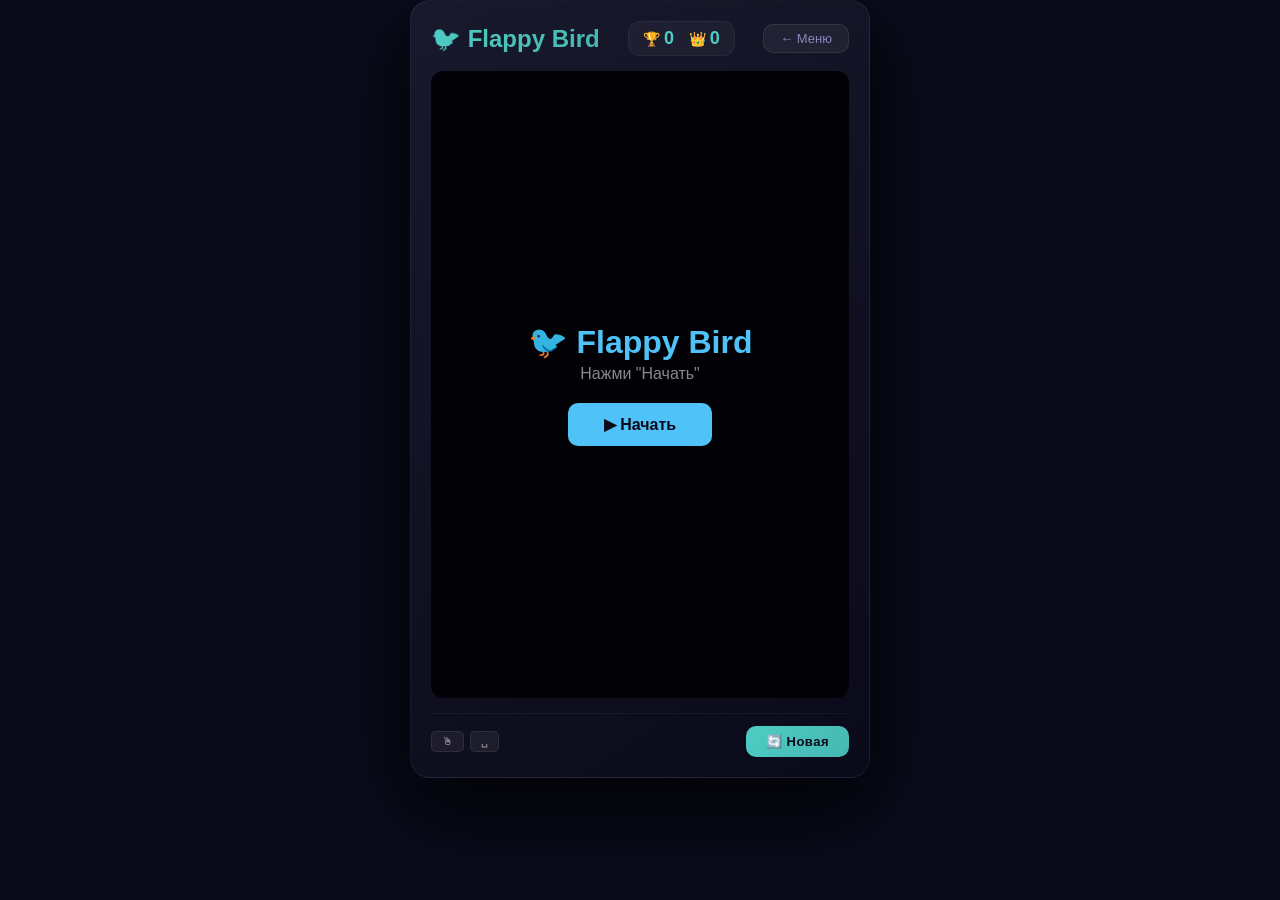
<file: scripts/www/games/flappy.html>
<!DOCTYPE html>
<html lang="ru">
<head>
    <meta charset="UTF-8">
    <meta name="viewport" content="width=device-width, initial-scale=1.0, maximum-scale=1.0, user-scalable=no">
    <title>🐦 Flappy Bird</title>
    <link rel="stylesheet" href="../style.css">
    <style>
        .game-wrapper { max-width: 460px; margin: 0 auto; }
        .canvas-wrapper { position: relative; border-radius: 12px; overflow: hidden; background: #0a0a1a; touch-action: none; }
        canvas { display: block; width: 100%; height: auto; touch-action: none; cursor: pointer; }
        .game-overlay {
            position: absolute; inset: 0; display: flex; flex-direction: column;
            align-items: center; justify-content: center;
            background: rgba(0,0,0,0.75); backdrop-filter: blur(8px);
            opacity: 0; pointer-events: none; transition: opacity 0.4s; border-radius: 12px;
            z-index: 5;
        }
        .game-overlay.active { opacity: 1; pointer-events: all; }
        .game-overlay h2 { font-size: 32px; color: #4fc3f7; }
        .game-overlay .btn { margin-top: 16px; padding: 12px 36px; background: #4fc3f7; border: none; border-radius: 10px; color: #0a0a1a; font-weight: 700; font-size: 16px; cursor: pointer; transition: transform 0.2s; }
        .game-overlay .btn:hover { transform: scale(1.05); }
        
        #touch-controls {
            position: absolute !important;
            bottom: 15px !important;
            right: 15px !important;
            display: none !important;
            pointer-events: none !important;
            z-index: 10 !important;
        }
        #touch-controls button {
            width: 75px !important;
            height: 75px !important;
            border-radius: 50% !important;
            border: 2px solid rgba(255,255,255,0.2) !important;
            background: rgba(255,255,255,0.1) !important;
            backdrop-filter: blur(8px) !important;
            color: white !important;
            font-size: 32px !important;
            display: flex !important;
            align-items: center !important;
            justify-content: center !important;
            touch-action: none !important;
            user-select: none !important;
            -webkit-user-select: none !important;
            transition: background 0.15s !important;
            pointer-events: all !important;
            box-shadow: 0 4px 20px rgba(0,0,0,0.4) !important;
            text-shadow: 0 2px 10px rgba(0,0,0,0.5) !important;
            padding: 0 !important;
            line-height: 1 !important;
        }
        #touch-controls button:active {
            background: rgba(255,255,255,0.3) !important;
            transform: scale(0.85) !important;
        }
        @media (max-width: 600px) {
            #touch-controls button { width: 65px !important; height: 65px !important; font-size: 28px !important; }
        }
        @media (pointer: coarse) {
            #touch-controls { display: block !important; }
        }
    </style>
</head>
<body>
<div class="game-wrapper">
    <div class="game-header">
        <h2>🐦 Flappy Bird</h2>
        <div class="stats"><span>🏆 <b id="score">0</b></span><span>👑 <b id="high">0</b></span></div>
        <a href="../index.html" class="menu-btn">← Меню</a>
    </div>
    <div class="canvas-wrapper">
        <canvas id="game" width="400" height="600"></canvas>
        <div class="game-overlay" id="overlay">
            <h2>🐦 Flappy Bird</h2>
            <p style="color:#888;margin:4px 0;">Клик / Касание</p>
            <button class="btn" id="startBtn">▶ Начать</button>
        </div>
        
        <div id="touch-controls">
            <button data-action="jump">⬆</button>
        </div>
    </div>
    <div class="game-controls">
        <div class="keys"><kbd>🖱</kbd><kbd>␣</kbd></div>
        <button class="reset-btn" onclick="resetGame()">🔄 Новая</button>
    </div>
</div>
<script src="../engine.js"></script>
<script>
const W = 400, H = 600;
const canvas = document.getElementById('game');
const ctx = canvas.getContext('2d');
const overlay = document.getElementById('overlay');
const startBtn = document.getElementById('startBtn');

// ===== СОСТОЯНИЕ =====
const bird = {x: 80, y: 300, vy: 0, size: 14};
let pipes = [];
let score = 0, high = Records.get('flappy') || 0;
let gameRunning = false, gameOver = false;
let animId = null, lastTime = 0;
let frame = 0;

document.getElementById('high').textContent = high;

// ===== СЕНСОРНОЕ УПРАВЛЕНИЕ =====
function setupTouchControls() {
    // Кнопка прыжка
    const jumpBtn = document.querySelector('#touch-controls button[data-action="jump"]');
    if (jumpBtn) {
        jumpBtn.addEventListener('touchstart', (e) => {
            e.preventDefault();
            jump();
            jumpBtn.style.background = 'rgba(255,255,255,0.3)';
            setTimeout(() => { jumpBtn.style.background = 'rgba(255,255,255,0.1)'; }, 150);
        }, { passive: false });
        jumpBtn.addEventListener('mousedown', () => {
            jump();
            jumpBtn.style.background = 'rgba(255,255,255,0.3)';
            setTimeout(() => { jumpBtn.style.background = 'rgba(255,255,255,0.1)'; }, 150);
        });
    }
    
    // Касание канваса = прыжок
    canvas.addEventListener('touchstart', (e) => {
        e.preventDefault();
        jump();
    }, { passive: false });
    
    canvas.addEventListener('click', jump);
}

// ===== ТРУБЫ =====
const PIPE_W = 50, GAP = 160, SPEED = 2.5;

function addPipe() {
    const minY = 60, maxY = H - GAP - 60;
    const top = Math.random() * (maxY - minY) + minY;
    pipes.push({x: W, top: top, bottom: top + GAP, passed: false});
}

// ===== ОБНОВЛЕНИЕ =====
function update(dt) {
    if (!gameRunning || gameOver) return;
    frame++;
    
    bird.vy += 0.5 * dt;
    bird.y += bird.vy * dt;
    
    if (bird.y - bird.size < 0) { bird.y = bird.size; bird.vy = 0; }
    if (bird.y + bird.size > H) { endGame(); return; }
    
    if (pipes.length === 0 || pipes[pipes.length-1].x < W - 250) addPipe();
    
    for (let i=pipes.length-1; i>=0; i--) {
        const p = pipes[i];
        p.x -= SPEED * dt;
        if (p.x + PIPE_W < -50) { pipes.splice(i, 1); continue; }
        if (!p.passed && p.x + PIPE_W < bird.x) {
            p.passed = true;
            score++;
            document.getElementById('score').textContent = score;
            Sound.play('click');
        }
        if (bird.x + bird.size > p.x && bird.x - bird.size < p.x + PIPE_W) {
            if (bird.y - bird.size < p.top || bird.y + bird.size > p.bottom) {
                endGame();
                return;
            }
        }
    }
}

function endGame() {
    gameOver = true; gameRunning = false;
    Sound.play('lose');
    if (score > high) {
        high = score;
        Records.set('flappy', high);
        document.getElementById('high').textContent = high;
    }
    render();
}

// ===== ОТРИСОВКА =====
function render() {
    ctx.fillStyle = '#0a0a1a';
    ctx.fillRect(0, 0, W, H);
    
    // Звёзды
    for (let i=0; i<30; i++) {
        const x = (i*137 + i*i*7) % W;
        const y = (i*251 + i*i*3) % (H * 0.5);
        ctx.fillStyle = `rgba(255,255,255,${0.1 + (i%5)*0.1})`;
        ctx.beginPath();
        ctx.arc(x, y, 1 + i%3, 0, Math.PI*2);
        ctx.fill();
    }
    
    // Трубы
    pipes.forEach(p => {
        ctx.fillStyle = '#2d8a4e';
        ctx.fillRect(p.x, 0, PIPE_W, p.top);
        ctx.fillRect(p.x-5, p.top-16, PIPE_W+10, 16);
        ctx.fillRect(p.x, p.bottom, PIPE_W, H-p.bottom);
        ctx.fillRect(p.x-5, p.bottom, PIPE_W+10, 16);
        ctx.fillStyle = '#4caf50';
        ctx.fillRect(p.x+4, 0, PIPE_W-8, p.top);
        ctx.fillRect(p.x+4, p.bottom, PIPE_W-8, H-p.bottom);
    });
    
    // Птица
    const rot = bird.vy > 0 ? Math.min(bird.vy*0.02, 0.3) : Math.max(bird.vy*0.02, -0.2);
    ctx.save();
    ctx.translate(bird.x, bird.y);
    ctx.rotate(rot);
    ctx.shadowColor = '#ffd93d';
    ctx.shadowBlur = 20;
    ctx.fillStyle = '#ffd93d';
    ctx.beginPath();
    ctx.arc(0, 0, bird.size, 0, Math.PI*2);
    ctx.fill();
    ctx.shadowBlur = 0;
    ctx.fillStyle = '#f5c400';
    ctx.beginPath();
    ctx.ellipse(-3, -5, 8, 5, Math.sin(frame/6)*0.3+0.2, 0, Math.PI*2);
    ctx.fill();
    ctx.fillStyle = '#fff';
    ctx.beginPath();
    ctx.arc(4, -3, 4, 0, Math.PI*2);
    ctx.fill();
    ctx.fillStyle = '#0a0a1a';
    ctx.beginPath();
    ctx.arc(6, -3, 2, 0, Math.PI*2);
    ctx.fill();
    ctx.restore();
    
    // Счёт
    ctx.fillStyle = 'rgba(255,255,255,0.9)';
    ctx.font = 'bold 40px Arial';
    ctx.textAlign = 'center';
    ctx.textBaseline = 'top';
    ctx.shadowColor = 'rgba(0,0,0,0.5)';
    ctx.shadowBlur = 10;
    ctx.fillText(score, W/2, 20);
    ctx.shadowBlur = 0;
    
    if (gameOver) {
        ctx.fillStyle = 'rgba(0,0,0,0.7)';
        ctx.fillRect(0, H/2-50, W, 100);
        ctx.fillStyle = '#ef5350';
        ctx.font = 'bold 30px Arial';
        ctx.textAlign = 'center';
        ctx.textBaseline = 'middle';
        ctx.fillText('💀 Проигрыш', W/2, H/2+6);
        ctx.fillStyle = '#888';
        ctx.font = '16px Arial';
        ctx.fillText(`Счёт: ${score}`, W/2, H/2+44);
    }
}

// ===== УПРАВЛЕНИЕ =====
function jump() {
    if (!gameRunning || gameOver) return;
    bird.vy = -7;
    Sound.play('move');
}

document.addEventListener('keydown', (e) => {
    if (e.key === ' ' || e.key === 'Space') { e.preventDefault(); jump(); }
});

// ===== ОВЕРЛЕЙ =====
function showOverlay(title, sub) {
    overlay.querySelector('h2').textContent = title;
    overlay.querySelector('p').textContent = sub || '';
    overlay.classList.add('active');
}
function hideOverlay() { overlay.classList.remove('active'); }

// ===== ЦИКЛ =====
function loop(timestamp) {
    if (!gameRunning) { animId = requestAnimationFrame(loop); return; }
    if (!lastTime) lastTime = timestamp;
    const dt = Math.min(timestamp - lastTime, 33) / 16.67;
    lastTime = timestamp;
    
    update(dt);
    render();
    animId = requestAnimationFrame(loop);
}

// ===== РЕСТАРТ =====
function resetGame() {
    if (animId) cancelAnimationFrame(animId);
    bird.y = 300; bird.vy = 0;
    pipes = [];
    score = 0;
    gameOver = false;
    gameRunning = true;
    frame = 0;
    document.getElementById('score').textContent = '0';
    lastTime = 0;
    hideOverlay();
    animId = requestAnimationFrame(loop);
}

startBtn.addEventListener('click', resetGame);

// ===== СТАРТ =====
setupTouchControls();
showOverlay('🐦 Flappy Bird', 'Нажми "Начать"');
</script>
</body>
</html>
</file>
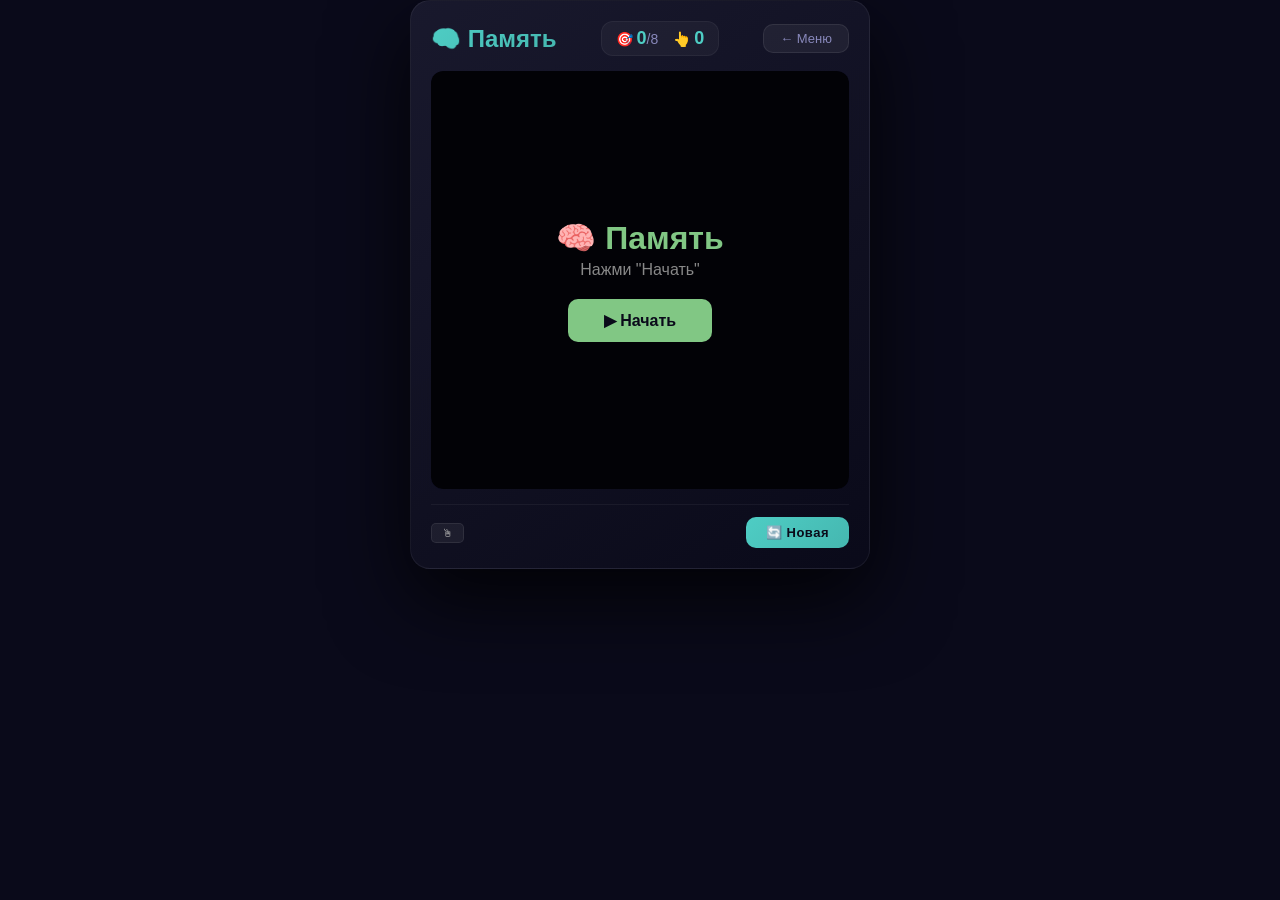
<file: scripts/www/games/memory.html>
<!DOCTYPE html>
<html lang="ru">
<head>
    <meta charset="UTF-8">
    <meta name="viewport" content="width=device-width, initial-scale=1.0, maximum-scale=1.0, user-scalable=no">
    <title>🧠 Память</title>
    <link rel="stylesheet" href="../style.css">
    <style>
        .game-wrapper { max-width: 460px; margin: 0 auto; }
        .canvas-wrapper { position: relative; border-radius: 12px; overflow: hidden; background: #0a0a1a; touch-action: none; }
        canvas { display: block; width: 100%; height: auto; touch-action: none; cursor: pointer; }
        .game-overlay {
            position: absolute; inset: 0; display: flex; flex-direction: column;
            align-items: center; justify-content: center;
            background: rgba(0,0,0,0.75); backdrop-filter: blur(8px);
            opacity: 0; pointer-events: none; transition: opacity 0.4s; border-radius: 12px;
            z-index: 5;
        }
        .game-overlay.active { opacity: 1; pointer-events: all; }
        .game-overlay h2 { font-size: 32px; color: #81c784; }
        .game-overlay .btn { margin-top: 16px; padding: 12px 36px; background: #81c784; border: none; border-radius: 10px; color: #0a0a1a; font-weight: 700; font-size: 16px; cursor: pointer; transition: transform 0.2s; }
        .game-overlay .btn:hover { transform: scale(1.05); }
        
        #touch-controls {
            position: absolute !important;
            bottom: 15px !important;
            right: 15px !important;
            display: none !important;
            pointer-events: none !important;
            z-index: 10 !important;
        }
        #touch-controls button {
            width: 55px !important;
            height: 55px !important;
            border-radius: 50% !important;
            border: 2px solid rgba(255,255,255,0.2) !important;
            background: rgba(255,255,255,0.1) !important;
            backdrop-filter: blur(8px) !important;
            color: white !important;
            font-size: 22px !important;
            display: flex !important;
            align-items: center !important;
            justify-content: center !important;
            touch-action: none !important;
            user-select: none !important;
            -webkit-user-select: none !important;
            transition: background 0.15s !important;
            pointer-events: all !important;
            box-shadow: 0 4px 15px rgba(0,0,0,0.3) !important;
            text-shadow: 0 2px 8px rgba(0,0,0,0.5) !important;
            padding: 0 !important;
            line-height: 1 !important;
        }
        #touch-controls button:active {
            background: rgba(255,255,255,0.3) !important;
            transform: scale(0.9) !important;
        }
        @media (max-width: 600px) {
            #touch-controls button { width: 48px !important; height: 48px !important; font-size: 18px !important; }
        }
        @media (pointer: coarse) {
            #touch-controls { display: block !important; }
        }
    </style>
</head>
<body>
<div class="game-wrapper">
    <div class="game-header">
        <h2>🧠 Память</h2>
        <div class="stats"><span>🎯 <b id="pairs">0</b>/8</span><span>👆 <b id="moves">0</b></span></div>
        <a href="../index.html" class="menu-btn">← Меню</a>
    </div>
    <div class="canvas-wrapper">
        <canvas id="game" width="400" height="400"></canvas>
        <div class="game-overlay" id="overlay">
            <h2>🧠 Память</h2>
            <p style="color:#888;margin:4px 0;">Найди все пары</p>
            <button class="btn" id="startBtn">▶ Начать</button>
        </div>
        
        <div id="touch-controls">
            <button data-action="restart">🔄</button>
        </div>
    </div>
    <div class="game-controls">
        <div class="keys"><kbd>🖱</kbd></div>
        <button class="reset-btn" onclick="resetGame()">🔄 Новая</button>
    </div>
</div>
<script src="../engine.js"></script>
<script>
const EMOJIS = ['🐶','🐱','🐭','🐹','🐰','🦊','🐻','🐼'];
const canvas = document.getElementById('game');
const ctx = canvas.getContext('2d');
const overlay = document.getElementById('overlay');
const startBtn = document.getElementById('startBtn');

let cards = [], revealed = [], matched = [];
let first = null, second = null;
let locked = false;
let pairs = 0, moves = 0;
let gameRunning = false, gameOver = false;
let flipTimer = null, animId = null;

document.getElementById('pairs').textContent = '0';
document.getElementById('moves').textContent = '0';

// ===== СЕНСОРНОЕ УПРАВЛЕНИЕ =====
function setupTouchControls() {
    // Кнопка рестарта
    const restartBtn = document.querySelector('#touch-controls button[data-action="restart"]');
    if (restartBtn) {
        restartBtn.addEventListener('touchstart', (e) => {
            e.preventDefault();
            resetGame();
            restartBtn.style.background = 'rgba(255,255,255,0.3)';
            setTimeout(() => { restartBtn.style.background = 'rgba(255,255,255,0.1)'; }, 150);
        }, { passive: false });
        restartBtn.addEventListener('mousedown', () => {
            resetGame();
            restartBtn.style.background = 'rgba(255,255,255,0.3)';
            setTimeout(() => { restartBtn.style.background = 'rgba(255,255,255,0.1)'; }, 150);
        });
    }
    
    // Тап по канвасу
    canvas.addEventListener('touchstart', (e) => {
        e.preventDefault();
        if (!gameRunning || gameOver || locked) return;
        const touch = e.touches[0];
        const rect = canvas.getBoundingClientRect();
        const scale = 400 / rect.width;
        const x = Math.floor((touch.clientX - rect.left) * scale / 100);
        const y = Math.floor((touch.clientY - rect.top) * scale / 100);
        handleCardClick(y * 4 + x);
    }, { passive: false });
    
    canvas.addEventListener('click', (e) => {
        if (!gameRunning || gameOver || locked) return;
        const rect = canvas.getBoundingClientRect();
        const scale = 400 / rect.width;
        const x = Math.floor((e.clientX - rect.left) * scale / 100);
        const y = Math.floor((e.clientY - rect.top) * scale / 100);
        handleCardClick(y * 4 + x);
    });
}

function handleCardClick(idx) {
    if (idx < 0 || idx >= 16 || matched[idx] || revealed[idx]) return;
    if (flipTimer) {
        clearTimeout(flipTimer);
        flipTimer = null;
        if (first !== null && second !== null) {
            revealed[first] = false;
            revealed[second] = false;
            first = null; second = null; locked = false;
            render();
        }
        return;
    }
    
    if (first === null) {
        first = idx;
        revealed[idx] = true;
        Sound.play('click');
        render();
        return;
    }
    if (second === null && idx !== first) {
        second = idx;
        revealed[idx] = true;
        moves++;
        document.getElementById('moves').textContent = moves;
        Sound.play('click');
        render();
        locked = true;
        checkMatch();
    }
}

// ===== ИНИЦИАЛИЗАЦИЯ =====
function initCards() {
    const deck = [...EMOJIS, ...EMOJIS];
    for (let i=deck.length-1; i>0; i--) {
        const j = Math.floor(Math.random() * (i+1));
        [deck[i], deck[j]] = [deck[j], deck[i]];
    }
    cards = deck;
    revealed = new Array(16).fill(false);
    matched = new Array(16).fill(false);
    first = null; second = null;
    locked = false;
    pairs = 0; moves = 0;
    document.getElementById('pairs').textContent = '0';
    document.getElementById('moves').textContent = '0';
}

// ===== ОТРИСОВКА =====
function render() {
    ctx.fillStyle = '#0a0a1a';
    ctx.fillRect(0, 0, 400, 400);
    
    for (let i=0; i<16; i++) {
        const r = Math.floor(i/4), c = i%4;
        const x = c*100, y = r*100;
        const isRev = revealed[i] || first === i || second === i;
        const isMat = matched[i];
        
        if (isMat) {
            ctx.fillStyle = 'rgba(129,199,132,0.15)';
            ctx.fillRect(x+2, y+2, 96, 96);
            ctx.strokeStyle = 'rgba(129,199,132,0.2)';
            ctx.lineWidth = 2;
            ctx.strokeRect(x+2, y+2, 96, 96);
        }
        
        if (isRev || isMat) {
            ctx.fillStyle = '#2a2a5e';
            ctx.shadowColor = 'rgba(78,205,196,0.15)';
            ctx.shadowBlur = 10;
            ctx.fillRect(x+2, y+2, 96, 96);
            ctx.shadowBlur = 0;
            if (!isMat) {
                ctx.font = '40px Arial';
                ctx.textAlign = 'center';
                ctx.textBaseline = 'middle';
                ctx.fillStyle = '#fff';
                ctx.fillText(cards[i], x+50, y+52);
            } else {
                ctx.font = '20px Arial';
                ctx.textAlign = 'center';
                ctx.textBaseline = 'middle';
                ctx.fillStyle = 'rgba(129,199,132,0.4)';
                ctx.fillText('✓', x+50, y+50);
            }
        } else {
            const grad = ctx.createLinearGradient(x, y, x+100, y+100);
            grad.addColorStop(0, '#4ecdc4');
            grad.addColorStop(1, '#2ea89e');
            ctx.shadowColor = 'rgba(78,205,196,0.2)';
            ctx.shadowBlur = 12;
            ctx.fillStyle = grad;
            ctx.fillRect(x+2, y+2, 96, 96);
            ctx.shadowBlur = 0;
            ctx.font = '20px Arial';
            ctx.textAlign = 'center';
            ctx.textBaseline = 'middle';
            ctx.fillStyle = 'rgba(255,255,255,0.1)';
            ctx.fillText('?', x+50, y+50);
        }
    }
}

// ===== ЛОГИКА =====
function checkMatch() {
    if (cards[first] === cards[second]) {
        matched[first] = true; matched[second] = true;
        pairs++;
        document.getElementById('pairs').textContent = pairs;
        Sound.play('win');
        first = null; second = null; locked = false;
        render();
        if (pairs === 8) {
            gameOver = true; gameRunning = false;
            setTimeout(() => alert('🎉 Победа!'), 300);
        }
        return;
    }
    
    Sound.play('lose');
    flipTimer = setTimeout(() => {
        revealed[first] = false; revealed[second] = false;
        first = null; second = null; locked = false;
        render();
        flipTimer = null;
    }, 500);
}

// ===== ОВЕРЛЕЙ =====
function showOverlay(title, sub) {
    overlay.querySelector('h2').textContent = title;
    overlay.querySelector('p').textContent = sub || '';
    overlay.classList.add('active');
}
function hideOverlay() { overlay.classList.remove('active'); }

// ===== ЦИКЛ =====
function loop() {
    if (!gameRunning) { animId = requestAnimationFrame(loop); return; }
    render();
    animId = requestAnimationFrame(loop);
}

// ===== РЕСТАРТ =====
function resetGame() {
    if (flipTimer) { clearTimeout(flipTimer); flipTimer = null; }
    if (animId) cancelAnimationFrame(animId);
    initCards();
    gameOver = false; gameRunning = true;
    hideOverlay();
    animId = requestAnimationFrame(loop);
}

startBtn.addEventListener('click', resetGame);

// ===== СТАРТ =====
initCards();
setupTouchControls();
showOverlay('🧠 Память', 'Нажми "Начать"');
</script>
</body>
</html>
</file>
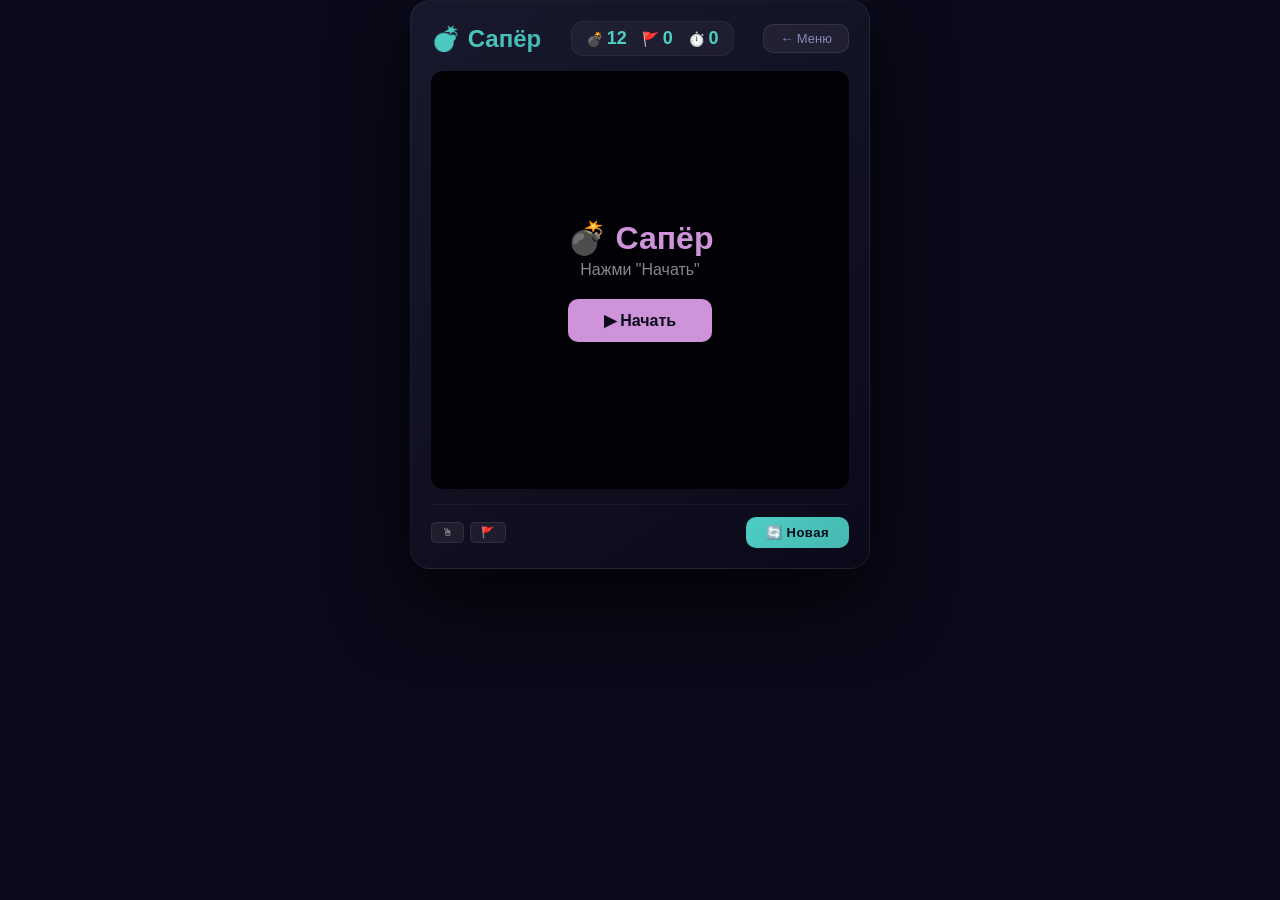
<file: scripts/www/games/minesweeper.html>
<!DOCTYPE html>
<html lang="ru">
<head>
    <meta charset="UTF-8">
    <meta name="viewport" content="width=device-width, initial-scale=1.0, maximum-scale=1.0, user-scalable=no">
    <title>💣 Сапёр</title>
    <link rel="stylesheet" href="../style.css">
    <style>
        .game-wrapper { max-width: 460px; margin: 0 auto; }
        .canvas-wrapper { position: relative; border-radius: 12px; overflow: hidden; background: #0a0a1a; touch-action: none; }
        canvas { display: block; width: 100%; height: auto; touch-action: none; cursor: pointer; }
        .game-overlay {
            position: absolute; inset: 0; display: flex; flex-direction: column;
            align-items: center; justify-content: center;
            background: rgba(0,0,0,0.75); backdrop-filter: blur(8px);
            opacity: 0; pointer-events: none; transition: opacity 0.4s; border-radius: 12px;
            z-index: 5;
        }
        .game-overlay.active { opacity: 1; pointer-events: all; }
        .game-overlay h2 { font-size: 32px; color: #ce93d8; }
        .game-overlay .btn { margin-top: 16px; padding: 12px 36px; background: #ce93d8; border: none; border-radius: 10px; color: #0a0a1a; font-weight: 700; font-size: 16px; cursor: pointer; transition: transform 0.2s; }
        .game-overlay .btn:hover { transform: scale(1.05); }
        
        #touch-controls {
            position: absolute !important;
            bottom: 15px !important;
            right: 15px !important;
            display: none !important;
            pointer-events: none !important;
            z-index: 10 !important;
        }
        #touch-controls button {
            width: 60px !important;
            height: 60px !important;
            border-radius: 50% !important;
            border: 2px solid rgba(255,255,255,0.2) !important;
            background: rgba(255,255,255,0.1) !important;
            backdrop-filter: blur(8px) !important;
            color: white !important;
            font-size: 26px !important;
            display: flex !important;
            align-items: center !important;
            justify-content: center !important;
            touch-action: none !important;
            user-select: none !important;
            -webkit-user-select: none !important;
            transition: background 0.15s !important;
            pointer-events: all !important;
            box-shadow: 0 4px 15px rgba(0,0,0,0.3) !important;
            text-shadow: 0 2px 8px rgba(0,0,0,0.5) !important;
            padding: 0 !important;
            line-height: 1 !important;
        }
        #touch-controls button:active {
            background: rgba(255,255,255,0.3) !important;
            transform: scale(0.9) !important;
        }
        @media (max-width: 600px) {
            #touch-controls button { width: 50px !important; height: 50px !important; font-size: 22px !important; }
        }
        @media (pointer: coarse) {
            #touch-controls { display: block !important; }
        }
    </style>
</head>
<body>
<div class="game-wrapper">
    <div class="game-header">
        <h2>💣 Сапёр</h2>
        <div class="stats"><span>💣 <b id="mines">10</b></span><span>🚩 <b id="flags">0</b></span><span>⏱️ <b id="timer">0</b></span></div>
        <a href="../index.html" class="menu-btn">← Меню</a>
    </div>
    <div class="canvas-wrapper">
        <canvas id="game" width="400" height="400"></canvas>
        <div class="game-overlay" id="overlay">
            <h2>💣 Сапёр</h2>
            <p style="color:#888;margin:4px 0;">ЛКМ открыть • ПКМ флаг</p>
            <button class="btn" id="startBtn">▶ Начать</button>
        </div>
        
        <div id="touch-controls">
            <button data-action="flag">🚩</button>
        </div>
    </div>
    <div class="game-controls">
        <div class="keys"><kbd>🖱</kbd><kbd>🚩</kbd></div>
        <button class="reset-btn" onclick="resetGame()">🔄 Новая</button>
    </div>
</div>
<script src="../engine.js"></script>
<script>
const SIZE = 10, CELL = 40, MINES = 12;
const canvas = document.getElementById('game');
const ctx = canvas.getContext('2d');
const overlay = document.getElementById('overlay');
const startBtn = document.getElementById('startBtn');

let board = [], revealed = [], flags = [];
let flagCount = 0, timer = 0;
let gameRunning = false, gameOver = false, firstClick = true;
let animId = null, timerInterval = null;
let flagMode = false;

document.getElementById('mines').textContent = MINES;

// ===== СЕНСОРНОЕ УПРАВЛЕНИЕ =====
function setupTouchControls() {
    // Кнопка флага
    const flagBtn = document.querySelector('#touch-controls button[data-action="flag"]');
    if (flagBtn) {
        flagBtn.addEventListener('touchstart', (e) => {
            e.preventDefault();
            flagMode = !flagMode;
            flagBtn.style.background = flagMode ? 'rgba(255,100,100,0.3)' : 'rgba(255,255,255,0.1)';
            flagBtn.textContent = flagMode ? '✅' : '🚩';
        }, { passive: false });
        flagBtn.addEventListener('mousedown', () => {
            flagMode = !flagMode;
            flagBtn.style.background = flagMode ? 'rgba(255,100,100,0.3)' : 'rgba(255,255,255,0.1)';
            flagBtn.textContent = flagMode ? '✅' : '🚩';
        });
    }
    
    // Тап по канвасу
    canvas.addEventListener('touchstart', (e) => {
        e.preventDefault();
        if (!gameRunning || gameOver) return;
        const touch = e.touches[0];
        const rect = canvas.getBoundingClientRect();
        const scale = 400 / rect.width;
        const x = Math.floor((touch.clientX - rect.left) * scale / CELL);
        const y = Math.floor((touch.clientY - rect.top) * scale / CELL);
        handleCellClick(x, y);
    }, { passive: false });
    
    canvas.addEventListener('click', (e) => {
        if (!gameRunning || gameOver) return;
        const rect = canvas.getBoundingClientRect();
        const scale = 400 / rect.width;
        const x = Math.floor((e.clientX - rect.left) * scale / CELL);
        const y = Math.floor((e.clientY - rect.top) * scale / CELL);
        handleCellClick(x, y);
    });
}

function handleCellClick(x, y) {
    if (x<0 || x>=SIZE || y<0 || y>=SIZE) return;
    if (revealed[y][x]) return;
    
    if (flagMode || (window.event && window.event.button === 2)) {
        // Режим флага
        flags[y][x] = !flags[y][x];
        flagCount += flags[y][x] ? 1 : -1;
        document.getElementById('flags').textContent = flagCount;
        Sound.play('move');
        render();
        if (checkWin()) {
            gameOver = true; gameRunning = false;
            Sound.play('win');
            revealAll();
            render();
            setTimeout(() => alert('🎉 Победа!'), 300);
        }
        return;
    }
    
    if (flags[y][x]) return;
    if (firstClick) {
        placeMines(x, y);
        firstClick = false;
        timerInterval = setInterval(() => {
            timer++;
            document.getElementById('timer').textContent = timer;
        }, 1000);
    }
    reveal(y, x);
    render();
    if (checkWin()) {
        gameOver = true; gameRunning = false;
        Sound.play('win');
        revealAll();
        render();
        setTimeout(() => alert('🎉 Победа!'), 300);
    }
}

// ===== ИНИЦИАЛИЗАЦИЯ =====
function initBoard() {
    board = []; revealed = []; flags = [];
    for (let r=0; r<SIZE; r++) {
        board[r] = new Array(SIZE).fill(0);
        revealed[r] = new Array(SIZE).fill(false);
        flags[r] = new Array(SIZE).fill(false);
    }
    flagCount = 0;
    document.getElementById('flags').textContent = '0';
    document.getElementById('timer').textContent = '0';
    timer = 0;
    flagMode = false;
}

function placeMines(excludeX, excludeY) {
    let placed = 0;
    while (placed < MINES) {
        const x = Math.floor(Math.random() * SIZE);
        const y = Math.floor(Math.random() * SIZE);
        if (board[y][x] === -1 || (x === excludeX && y === excludeY)) continue;
        board[y][x] = -1;
        placed++;
    }
    for (let r=0; r<SIZE; r++) {
        for (let c=0; c<SIZE; c++) {
            if (board[r][c] === -1) continue;
            let n = 0;
            for (let dr=-1; dr<=1; dr++) {
                for (let dc=-1; dc<=1; dc++) {
                    const nr = r+dr, nc = c+dc;
                    if (nr>=0 && nr<SIZE && nc>=0 && nc<SIZE && board[nr][nc] === -1) n++;
                }
            }
            board[r][c] = n;
        }
    }
}

function reveal(r, c) {
    if (r<0 || r>=SIZE || c<0 || c>=SIZE || revealed[r][c] || flags[r][c]) return;
    revealed[r][c] = true;
    if (board[r][c] === -1) {
        gameOver = true; gameRunning = false;
        Sound.play('lose');
        revealAll();
        return;
    }
    if (board[r][c] === 0) {
        for (let dr=-1; dr<=1; dr++) for (let dc=-1; dc<=1; dc++) reveal(r+dr, c+dc);
    }
}

function revealAll() {
    for (let r=0; r<SIZE; r++) for (let c=0; c<SIZE; c++) revealed[r][c] = true;
}

function checkWin() {
    let total = 0;
    for (let r=0; r<SIZE; r++) {
        for (let c=0; c<SIZE; c++) {
            if (board[r][c] === -1 && flags[r][c]) total++;
            if (board[r][c] !== -1 && !revealed[r][c]) return false;
        }
    }
    return total === MINES;
}

// ===== ОТРИСОВКА =====
function render() {
    ctx.fillStyle = '#0a0a1a';
    ctx.fillRect(0, 0, 400, 400);
    
    const nums = ['', '1','2','3','4','5','6','7','8'];
    const colors = ['', '#4ecdc4','#81c784','#ffd93d','#ff6b6b','#ce93d8','#64b5f6','#ffb74d','#ef5350'];
    
    for (let r=0; r<SIZE; r++) {
        for (let c=0; c<SIZE; c++) {
            const x = c*CELL, y = r*CELL;
            if (revealed[r][c]) {
                ctx.fillStyle = '#1a1a3a';
                ctx.fillRect(x, y, CELL-1, CELL-1);
                if (board[r][c] === -1) {
                    ctx.font = '22px Arial';
                    ctx.textAlign = 'center';
                    ctx.textBaseline = 'middle';
                    ctx.fillStyle = '#ef5350';
                    ctx.shadowColor = '#ef5350';
                    ctx.shadowBlur = 15;
                    ctx.fillText('💣', x+CELL/2, y+CELL/2+2);
                    ctx.shadowBlur = 0;
                } else if (board[r][c] > 0) {
                    ctx.font = 'bold 16px Arial';
                    ctx.textAlign = 'center';
                    ctx.textBaseline = 'middle';
                    ctx.fillStyle = colors[board[r][c]];
                    ctx.fillText(nums[board[r][c]], x+CELL/2, y+CELL/2+1);
                }
            } else {
                ctx.fillStyle = flags[r][c] ? '#2a1a2a' : '#2a2a5a';
                ctx.fillRect(x, y, CELL-1, CELL-1);
                if (flags[r][c]) {
                    ctx.font = '20px Arial';
                    ctx.textAlign = 'center';
                    ctx.textBaseline = 'middle';
                    ctx.fillStyle = '#ff6b6b';
                    ctx.fillText('🚩', x+CELL/2, y+CELL/2+2);
                }
            }
        }
    }
    
    if (gameOver) {
        ctx.fillStyle = 'rgba(0,0,0,0.7)';
        ctx.fillRect(0, 160, 400, 80);
        ctx.fillStyle = '#ef5350';
        ctx.font = 'bold 28px Arial';
        ctx.textAlign = 'center';
        ctx.textBaseline = 'middle';
        ctx.fillText('💀 Взорвался!', 200, 205);
    }
}

// ===== ОВЕРЛЕЙ =====
function showOverlay(title, sub) {
    overlay.querySelector('h2').textContent = title;
    overlay.querySelector('p').textContent = sub || '';
    overlay.classList.add('active');
}
function hideOverlay() { overlay.classList.remove('active'); }

// ===== РЕСТАРТ =====
function resetGame() {
    clearInterval(timerInterval);
    if (animId) cancelAnimationFrame(animId);
    initBoard();
    gameOver = false; firstClick = true; gameRunning = true;
    flagMode = false;
    const flagBtn = document.querySelector('#touch-controls button[data-action="flag"]');
    if (flagBtn) { flagBtn.textContent = '🚩'; flagBtn.style.background = 'rgba(255,255,255,0.1)'; }
    render();
    hideOverlay();
}

startBtn.addEventListener('click', resetGame);

// ===== СТАРТ =====
initBoard();
setupTouchControls();
showOverlay('💣 Сапёр', 'Нажми "Начать"');
</script>
</body>
</html>
</file>
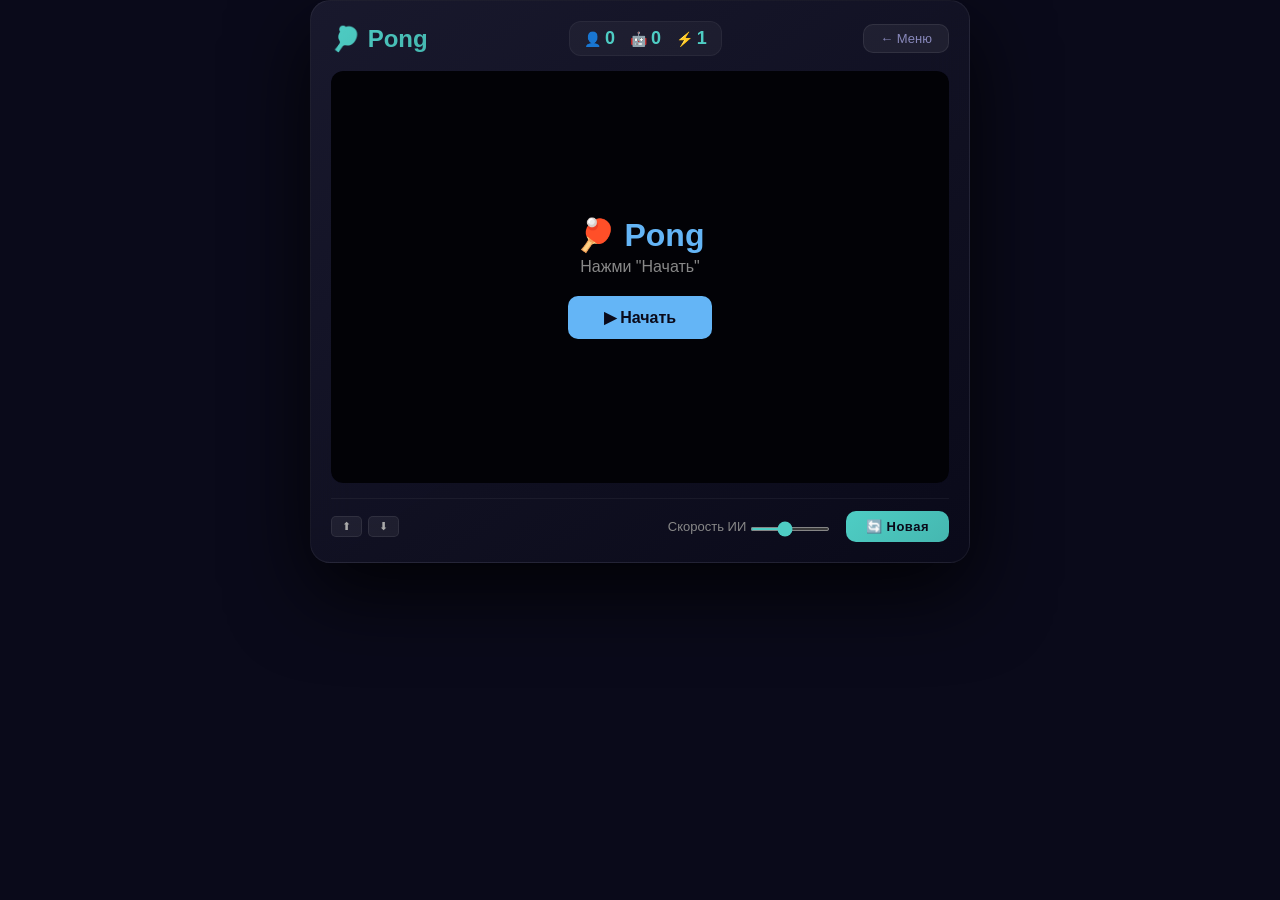
<file: scripts/www/games/pong.html>
<!DOCTYPE html>
<html lang="ru">
<head>
    <meta charset="UTF-8">
    <meta name="viewport" content="width=device-width, initial-scale=1.0, maximum-scale=1.0, user-scalable=no">
    <title>🏓 Pong</title>
    <link rel="stylesheet" href="../style.css">
    <style>
        .game-wrapper { max-width: 660px; margin: 0 auto; }
        .canvas-wrapper { position: relative; border-radius: 12px; overflow: hidden; background: #0a0a1a; touch-action: none; }
        canvas { display: block; width: 100%; height: auto; touch-action: none; }
        .game-overlay {
            position: absolute; inset: 0; display: flex; flex-direction: column;
            align-items: center; justify-content: center;
            background: rgba(0,0,0,0.75); backdrop-filter: blur(8px);
            opacity: 0; pointer-events: none; transition: opacity 0.4s; border-radius: 12px;
            z-index: 5;
        }
        .game-overlay.active { opacity: 1; pointer-events: all; }
        .game-overlay h2 { font-size: 32px; color: #64b5f6; }
        .game-overlay .btn { margin-top: 16px; padding: 12px 36px; background: #64b5f6; border: none; border-radius: 10px; color: #0a0a1a; font-weight: 700; font-size: 16px; cursor: pointer; transition: transform 0.2s; }
        .game-overlay .btn:hover { transform: scale(1.05); }
        
        #touch-controls {
            position: absolute !important;
            bottom: 15px !important;
            left: 0 !important;
            right: 0 !important;
            display: none !important;
            justify-content: space-between !important;
            padding: 0 15px !important;
            pointer-events: none !important;
            z-index: 10 !important;
        }
        #touch-controls .btn-group {
            display: flex !important;
            gap: 10px !important;
            pointer-events: all !important;
        }
        #touch-controls button {
            width: 65px !important;
            height: 65px !important;
            border-radius: 50% !important;
            border: 2px solid rgba(255,255,255,0.2) !important;
            background: rgba(255,255,255,0.1) !important;
            backdrop-filter: blur(8px) !important;
            color: white !important;
            font-size: 28px !important;
            display: flex !important;
            align-items: center !important;
            justify-content: center !important;
            touch-action: none !important;
            user-select: none !important;
            -webkit-user-select: none !important;
            transition: background 0.15s !important;
            pointer-events: all !important;
            box-shadow: 0 4px 15px rgba(0,0,0,0.3) !important;
            text-shadow: 0 2px 8px rgba(0,0,0,0.5) !important;
            padding: 0 !important;
            line-height: 1 !important;
        }
        #touch-controls button:active {
            background: rgba(255,255,255,0.3) !important;
            transform: scale(0.9) !important;
        }
        .controls-extra { display: flex; gap: 16px; align-items: center; color: #888; font-size: 13px; }
        .controls-extra input[type="range"] { width: 80px; accent-color: #4ecdc4; background: #333; height: 4px; border-radius: 2px; }
        @media (max-width: 600px) {
            #touch-controls { display: flex !important; }
            #touch-controls button { width: 55px !important; height: 55px !important; font-size: 22px !important; }
        }
        @media (pointer: coarse) {
            #touch-controls { display: flex !important; }
        }
    </style>
</head>
<body>
<div class="game-wrapper">
    <div class="game-header">
        <h2>🏓 Pong</h2>
        <div class="stats"><span>👤 <b id="p1Score">0</b></span><span>🤖 <b id="p2Score">0</b></span><span>⚡ <b id="speedDisplay">1</b></span></div>
        <a href="../index.html" class="menu-btn">← Меню</a>
    </div>
    <div class="canvas-wrapper">
        <canvas id="game" width="600" height="400"></canvas>
        <div class="game-overlay" id="overlay">
            <h2>🏓 Pong</h2>
            <p style="color:#888;margin:4px 0;">⬆⬇</p>
            <button class="btn" id="startBtn">▶ Начать</button>
        </div>
        
        <div id="touch-controls">
            <div class="btn-group">
                <button data-action="up">⬆</button>
                <button data-action="down">⬇</button>
            </div>
            <div class="btn-group">
                <button data-action="restart" style="width:55px !important;height:55px !important;font-size:22px !important;">🔄</button>
            </div>
        </div>
    </div>
    <div class="game-controls">
        <div class="keys"><kbd>⬆</kbd><kbd>⬇</kbd></div>
        <div class="controls-extra">
            <label>Скорость ИИ <input type="range" id="aiSpeed" min="1" max="8" value="4"></label>
            <button class="reset-btn" onclick="resetGame()">🔄 Новая</button>
        </div>
    </div>
</div>
<script src="../engine.js"></script>
<script>
const W = 600, H = 400;
const canvas = document.getElementById('game');
const ctx = canvas.getContext('2d');
const overlay = document.getElementById('overlay');
const startBtn = document.getElementById('startBtn');
const aiSpeedRange = document.getElementById('aiSpeed');

// ===== СОСТОЯНИЕ =====
const player = {x: 20, y: H/2-50, w: 14, h: 100, speed: 10};
const ai = {x: W-34, y: H/2-50, w: 14, h: 100, speed: 4};
const ball = {x: W/2, y: H/2, r: 8, dx: 7, dy: 4, speed: 7, trail: []};

let p1Score = 0, p2Score = 0;
let speedLevel = 1;
let gameRunning = false, gameOver = false;
let animId = null, lastTime = 0;
let keys = {};
let touchY = null;

document.getElementById('p1Score').textContent = '0';
document.getElementById('p2Score').textContent = '0';

// ===== СЕНСОРНОЕ УПРАВЛЕНИЕ =====
function setupTouchControls() {
    const buttons = document.querySelectorAll('#touch-controls button[data-action]');
    buttons.forEach(btn => {
        const action = btn.dataset.action;
        const isUp = action === 'up';
        const isDown = action === 'down';
        
        let interval = null;
        const startPress = (e) => {
            e.preventDefault();
            if (!gameRunning || gameOver) return;
            if (isUp) { player.y = Math.max(0, player.y - player.speed); }
            if (isDown) { player.y = Math.min(H - player.h, player.y + player.speed); }
            interval = setInterval(() => {
                if (!gameRunning || gameOver) { clearInterval(interval); return; }
                if (isUp) { player.y = Math.max(0, player.y - player.speed * 0.8); }
                if (isDown) { player.y = Math.min(H - player.h, player.y + player.speed * 0.8); }
            }, 50);
            btn.style.background = 'rgba(255,255,255,0.3)';
        };
        const endPress = (e) => {
            e.preventDefault();
            clearInterval(interval);
            btn.style.background = 'rgba(255,255,255,0.1)';
        };
        btn.addEventListener('touchstart', startPress, { passive: false });
        btn.addEventListener('touchend', endPress, { passive: false });
        btn.addEventListener('touchcancel', endPress, { passive: false });
        btn.addEventListener('mousedown', startPress);
        btn.addEventListener('mouseup', endPress);
        btn.addEventListener('mouseleave', endPress);
    });
    
    // Движение пальцем по экрану
    canvas.addEventListener('touchmove', (e) => {
        e.preventDefault();
        if (!gameRunning || gameOver) return;
        const rect = canvas.getBoundingClientRect();
        const scale = H / rect.height;
        const touch = e.touches[0];
        const y = (touch.clientY - rect.top) * scale;
        player.y = Math.max(0, Math.min(H - player.h, y - player.h/2));
    }, { passive: false });
}

// ===== ОТРИСОВКА =====
function render() {
    ctx.fillStyle = '#0a0a1a';
    ctx.fillRect(0, 0, W, H);
    
    ctx.strokeStyle = 'rgba(255,255,255,0.05)';
    ctx.lineWidth = 2;
    ctx.setLineDash([12, 18]);
    ctx.beginPath();
    ctx.moveTo(W/2, 0);
    ctx.lineTo(W/2, H);
    ctx.stroke();
    ctx.setLineDash([]);
    
    ball.trail.forEach((t, i) => {
        const a = (i / ball.trail.length) * 0.2;
        ctx.globalAlpha = a;
        ctx.fillStyle = '#64b5f6';
        const r = ball.r * (0.3 + 0.7 * i / ball.trail.length);
        ctx.beginPath();
        ctx.arc(t.x, t.y, r, 0, Math.PI*2);
        ctx.fill();
    });
    ctx.globalAlpha = 1;
    
    ctx.shadowColor = '#64b5f6';
    ctx.shadowBlur = 25;
    ctx.fillStyle = '#fff';
    ctx.beginPath();
    ctx.arc(ball.x, ball.y, ball.r, 0, Math.PI*2);
    ctx.fill();
    ctx.shadowBlur = 0;
    
    ctx.shadowColor = '#4ecdc4';
    ctx.shadowBlur = 20;
    ctx.fillStyle = '#4ecdc4';
    ctx.fillRect(player.x, player.y, player.w, player.h);
    ctx.shadowBlur = 0;
    
    ctx.shadowColor = '#ef5350';
    ctx.shadowBlur = 20;
    ctx.fillStyle = '#ef5350';
    ctx.fillRect(ai.x, ai.y, ai.w, ai.h);
    ctx.shadowBlur = 0;
    
    ctx.font = 'bold 48px Arial';
    ctx.textAlign = 'center';
    ctx.textBaseline = 'top';
    ctx.fillStyle = 'rgba(255,255,255,0.04)';
    ctx.fillText(p1Score, W/4, 16);
    ctx.fillText(p2Score, W*3/4, 16);
    
    if (gameOver) {
        ctx.fillStyle = 'rgba(0,0,0,0.7)';
        ctx.fillRect(0, H/2-50, W, 100);
        ctx.fillStyle = p1Score > p2Score ? '#4ecdc4' : '#ef5350';
        ctx.font = 'bold 30px Arial';
        ctx.textAlign = 'center';
        ctx.textBaseline = 'middle';
        ctx.fillText(p1Score > p2Score ? '🏆 Победа!' : '💀 Поражение', W/2, H/2+6);
        ctx.fillStyle = '#888';
        ctx.font = '16px Arial';
        ctx.fillText(`${p1Score} : ${p2Score}`, W/2, H/2+44);
    }
}

// ===== ОБНОВЛЕНИЕ =====
function resetBall() {
    ball.x = W/2;
    ball.y = H/2 + (Math.random()-0.5)*60;
    const angle = (Math.random()-0.5)*0.8;
    const dir = Math.random() > 0.5 ? 1 : -1;
    ball.dx = dir * ball.speed * Math.cos(angle);
    ball.dy = ball.speed * Math.sin(angle);
    ball.trail = [];
}

function update(dt) {
    if (!gameRunning || gameOver) return;
    
    ball.trail.push({x: ball.x, y: ball.y});
    if (ball.trail.length > 10) ball.trail.shift();
    
    ball.x += ball.dx * dt;
    ball.y += ball.dy * dt;
    
    if (ball.y - ball.r < 0 || ball.y + ball.r > H) {
        ball.dy *= -1;
        Sound.play('move');
    }
    
    if (ball.x - ball.r < -20) {
        p2Score++;
        document.getElementById('p2Score').textContent = p2Score;
        Sound.play('lose');
        if (p2Score >= 5) { gameOver = true; gameRunning = false; return; }
        resetBall(); speedLevel = 1;
        document.getElementById('speedDisplay').textContent = speedLevel;
        return;
    }
    if (ball.x + ball.r > W + 20) {
        p1Score++;
        document.getElementById('p1Score').textContent = p1Score;
        Sound.play('win');
        if (p1Score >= 5) { gameOver = true; gameRunning = false; return; }
        resetBall(); speedLevel = 1;
        document.getElementById('speedDisplay').textContent = speedLevel;
        return;
    }
    
    if (ball.dx < 0 && ball.x - ball.r < player.x + player.w &&
        ball.x + ball.r > player.x && ball.y > player.y && ball.y < player.y + player.h) {
        const hit = (ball.y - player.y) / player.h;
        ball.dx = Math.abs(ball.dx) * 1.05;
        ball.dy = (hit - 0.5) * 8 * (1 + speedLevel * 0.1);
        speedLevel = Math.min(5, speedLevel + 0.3);
        document.getElementById('speedDisplay').textContent = Math.floor(speedLevel);
        ball.speed = 6 + speedLevel * 0.5;
        Sound.play('click');
    }
    
    if (ball.dx > 0 && ball.x + ball.r > ai.x &&
        ball.x - ball.r < ai.x + ai.w && ball.y > ai.y && ball.y < ai.y + ai.h) {
        const hit = (ball.y - ai.y) / ai.h;
        ball.dx = -Math.abs(ball.dx) * 1.02;
        ball.dy = (hit - 0.5) * 8 * (1 + speedLevel * 0.05);
        Sound.play('click');
    }
    
    const aiSpeed = parseFloat(aiSpeedRange.value);
    const target = ball.y - ai.h/2;
    const diff = target - ai.y;
    if (Math.abs(diff) > 8) {
        ai.y += Math.sign(diff) * aiSpeed * (0.6 + speedLevel * 0.04) * dt;
    }
    ai.y = Math.max(0, Math.min(H - ai.h, ai.y));
}

// ===== КЛАВИАТУРА =====
document.addEventListener('keydown', e => {
    keys[e.key] = true;
    if (['ArrowUp','ArrowDown'].includes(e.key)) e.preventDefault();
});
document.addEventListener('keyup', e => { keys[e.key] = false; });

function movePlayer() {
    if (!gameRunning || gameOver) { requestAnimationFrame(movePlayer); return; }
    if (keys['ArrowUp']) player.y = Math.max(0, player.y - player.speed);
    if (keys['ArrowDown']) player.y = Math.min(H - player.h, player.y + player.speed);
    requestAnimationFrame(movePlayer);
}

// ===== ОВЕРЛЕЙ =====
function showOverlay(title, sub) {
    overlay.querySelector('h2').textContent = title;
    overlay.querySelector('p').textContent = sub || '';
    overlay.classList.add('active');
}
function hideOverlay() { overlay.classList.remove('active'); }

// ===== ЦИКЛ =====
function loop(timestamp) {
    if (!gameRunning) { animId = requestAnimationFrame(loop); return; }
    if (!lastTime) lastTime = timestamp;
    const dt = Math.min(timestamp - lastTime, 33) / 16.67;
    lastTime = timestamp;
    
    update(dt);
    render();
    animId = requestAnimationFrame(loop);
}

// ===== РЕСТАРТ =====
function resetGame() {
    if (animId) cancelAnimationFrame(animId);
    p1Score = 0; p2Score = 0;
    speedLevel = 1;
    gameOver = false; gameRunning = true;
    document.getElementById('p1Score').textContent = '0';
    document.getElementById('p2Score').textContent = '0';
    document.getElementById('speedDisplay').textContent = '1';
    player.y = H/2 - 50;
    ai.y = H/2 - 50;
    ball.speed = 7;
    resetBall();
    lastTime = 0;
    hideOverlay();
    animId = requestAnimationFrame(loop);
}

startBtn.addEventListener('click', resetGame);

// ===== СТАРТ =====
resetBall();
setupTouchControls();
showOverlay('🏓 Pong', 'Нажми "Начать"');
movePlayer();
</script>
</body>
</html>
</file>
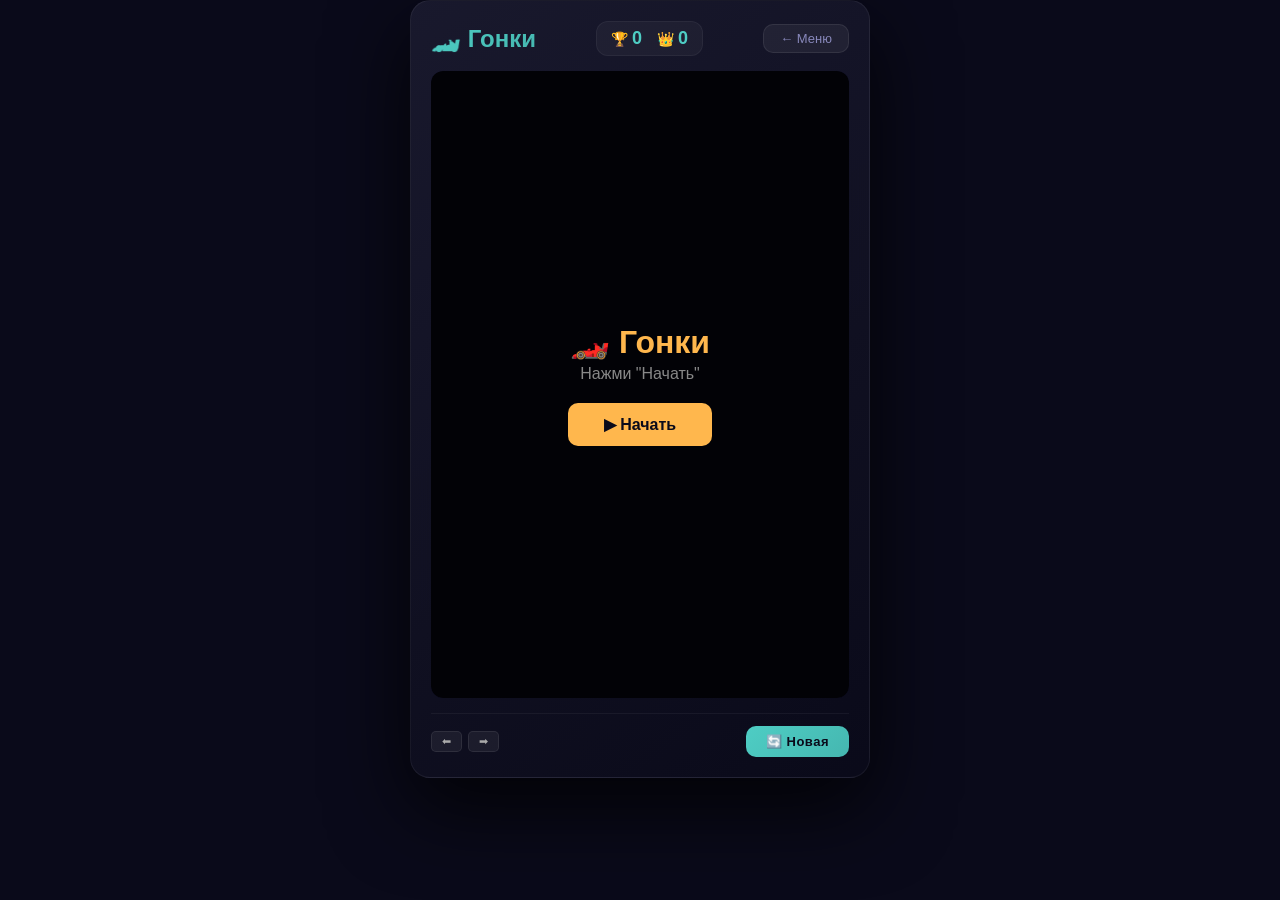
<file: scripts/www/games/racer.html>
<!DOCTYPE html>
<html lang="ru">
<head>
    <meta charset="UTF-8">
    <meta name="viewport" content="width=device-width, initial-scale=1.0, maximum-scale=1.0, user-scalable=no">
    <title>🏎️ Гонки</title>
    <link rel="stylesheet" href="../style.css">
    <style>
        .game-wrapper { max-width: 460px; margin: 0 auto; }
        .canvas-wrapper { position: relative; border-radius: 12px; overflow: hidden; background: #0a0a1a; touch-action: none; }
        canvas { display: block; width: 100%; height: auto; touch-action: none; }
        .game-overlay {
            position: absolute; inset: 0; display: flex; flex-direction: column;
            align-items: center; justify-content: center;
            background: rgba(0,0,0,0.75); backdrop-filter: blur(8px);
            opacity: 0; pointer-events: none; transition: opacity 0.4s; border-radius: 12px;
            z-index: 5;
        }
        .game-overlay.active { opacity: 1; pointer-events: all; }
        .game-overlay h2 { font-size: 32px; color: #ffb74d; }
        .game-overlay .btn { margin-top: 16px; padding: 12px 36px; background: #ffb74d; border: none; border-radius: 10px; color: #0a0a1a; font-weight: 700; font-size: 16px; cursor: pointer; transition: transform 0.2s; }
        .game-overlay .btn:hover { transform: scale(1.05); }
        
        #touch-controls {
            position: absolute !important;
            bottom: 15px !important;
            left: 0 !important;
            right: 0 !important;
            display: none !important;
            justify-content: space-between !important;
            padding: 0 15px !important;
            pointer-events: none !important;
            z-index: 10 !important;
        }
        #touch-controls .btn-group {
            display: flex !important;
            gap: 10px !important;
            pointer-events: all !important;
        }
        #touch-controls button {
            width: 65px !important;
            height: 65px !important;
            border-radius: 50% !important;
            border: 2px solid rgba(255,255,255,0.2) !important;
            background: rgba(255,255,255,0.1) !important;
            backdrop-filter: blur(8px) !important;
            color: white !important;
            font-size: 28px !important;
            display: flex !important;
            align-items: center !important;
            justify-content: center !important;
            touch-action: none !important;
            user-select: none !important;
            -webkit-user-select: none !important;
            transition: background 0.15s !important;
            pointer-events: all !important;
            box-shadow: 0 4px 15px rgba(0,0,0,0.3) !important;
            text-shadow: 0 2px 8px rgba(0,0,0,0.5) !important;
            padding: 0 !important;
            line-height: 1 !important;
        }
        #touch-controls button:active {
            background: rgba(255,255,255,0.3) !important;
            transform: scale(0.9) !important;
        }
        @media (max-width: 600px) {
            #touch-controls { display: flex !important; }
            #touch-controls button { width: 55px !important; height: 55px !important; font-size: 22px !important; }
        }
        @media (pointer: coarse) {
            #touch-controls { display: flex !important; }
        }
    </style>
</head>
<body>
<div class="game-wrapper">
    <div class="game-header">
        <h2>🏎️ Гонки</h2>
        <div class="stats"><span>🏆 <b id="score">0</b></span><span>👑 <b id="high">0</b></span></div>
        <a href="../index.html" class="menu-btn">← Меню</a>
    </div>
    <div class="canvas-wrapper">
        <canvas id="game" width="400" height="600"></canvas>
        <div class="game-overlay" id="overlay">
            <h2>🏎️ Гонки</h2>
            <p style="color:#888;margin:4px 0;">⬅➡</p>
            <button class="btn" id="startBtn">▶ Начать</button>
        </div>
        
        <div id="touch-controls">
            <div class="btn-group">
                <button data-action="left">⬅</button>
                <button data-action="right">➡</button>
            </div>
            <div class="btn-group">
                <button data-action="restart" style="width:55px !important;height:55px !important;font-size:22px !important;">🔄</button>
            </div>
        </div>
    </div>
    <div class="game-controls">
        <div class="keys"><kbd>⬅</kbd><kbd>➡</kbd></div>
        <button class="reset-btn" onclick="resetGame()">🔄 Новая</button>
    </div>
</div>
<script src="../engine.js"></script>
<script>
const W = 400, H = 600;
const canvas = document.getElementById('game');
const ctx = canvas.getContext('2d');
const overlay = document.getElementById('overlay');
const startBtn = document.getElementById('startBtn');

const player = {x: 175, y: 520, w: 50, h: 70, speed: 8};
let enemies = [];
let score = 0, high = Records.get('racer') || 0;
let gameRunning = false, gameOver = false;
let animId = null, lastTime = 0, roadOffset = 0;
let keys = {};
let touchX = null;

document.getElementById('high').textContent = high;

const CAR_COLORS = ['#ef5350','#4fc3f7','#ffd93d','#81c784','#ce93d8','#ffb74d'];

// ===== СЕНСОРНОЕ УПРАВЛЕНИЕ =====
function setupTouchControls() {
    const buttons = document.querySelectorAll('#touch-controls button[data-action]');
    buttons.forEach(btn => {
        const action = btn.dataset.action;
        const isLeft = action === 'left';
        const isRight = action === 'right';
        
        let interval = null;
        const startPress = (e) => {
            e.preventDefault();
            if (!gameRunning || gameOver) return;
            if (isLeft) { player.x = Math.max(0, player.x - player.speed); }
            if (isRight) { player.x = Math.min(W - player.w, player.x + player.speed); }
            interval = setInterval(() => {
                if (!gameRunning || gameOver) { clearInterval(interval); return; }
                if (isLeft) { player.x = Math.max(0, player.x - player.speed * 0.8); }
                if (isRight) { player.x = Math.min(W - player.w, player.x + player.speed * 0.8); }
            }, 50);
            btn.style.background = 'rgba(255,255,255,0.3)';
        };
        const endPress = (e) => {
            e.preventDefault();
            clearInterval(interval);
            btn.style.background = 'rgba(255,255,255,0.1)';
        };
        btn.addEventListener('touchstart', startPress, { passive: false });
        btn.addEventListener('touchend', endPress, { passive: false });
        btn.addEventListener('touchcancel', endPress, { passive: false });
        btn.addEventListener('mousedown', startPress);
        btn.addEventListener('mouseup', endPress);
        btn.addEventListener('mouseleave', endPress);
    });
    
    // Движение пальцем по экрану
    canvas.addEventListener('touchmove', (e) => {
        e.preventDefault();
        if (!gameRunning || gameOver) return;
        const rect = canvas.getBoundingClientRect();
        const scale = W / rect.width;
        const touch = e.touches[0];
        const x = (touch.clientX - rect.left) * scale;
        // Смещаем машину к пальцу
        const targetX = x - player.w/2;
        player.x = Math.max(0, Math.min(W - player.w, targetX));
    }, { passive: false });
}

function addEnemy() {
    const w = 35 + Math.random()*25;
    const h = 45 + Math.random()*25;
    enemies.push({
        x: Math.random()*(W-w-10)+5,
        y: -h,
        w, h,
        speed: 2 + Math.random()*2.5 + score/300,
        color: CAR_COLORS[Math.floor(Math.random()*CAR_COLORS.length)]
    });
}

// ===== ОТРИСОВКА =====
function render() {
    ctx.fillStyle = '#0a0a1a';
    ctx.fillRect(0, 0, W, H);
    
    roadOffset = (roadOffset + 4) % 50;
    ctx.strokeStyle = 'rgba(255,255,255,0.06)';
    ctx.lineWidth = 3;
    ctx.setLineDash([25, 25]);
    ctx.lineDashOffset = -roadOffset;
    ctx.beginPath();
    ctx.moveTo(W/2, 0);
    ctx.lineTo(W/2, H);
    ctx.stroke();
    ctx.setLineDash([]);
    
    enemies.forEach(e => {
        ctx.shadowColor = e.color;
        ctx.shadowBlur = 12;
        ctx.fillStyle = e.color;
        ctx.fillRect(e.x, e.y, e.w, e.h);
        ctx.shadowBlur = 0;
        ctx.fillStyle = 'rgba(255,255,255,0.12)';
        ctx.fillRect(e.x+4, e.y+4, e.w-8, e.h*0.25);
        ctx.fillRect(e.x+4, e.y+e.h*0.5, e.w-8, e.h*0.2);
    });
    
    ctx.shadowColor = '#4ecdc4';
    ctx.shadowBlur = 25;
    ctx.fillStyle = '#4ecdc4';
    ctx.fillRect(player.x, player.y, player.w, player.h);
    ctx.shadowBlur = 0;
    ctx.fillStyle = 'rgba(255,255,255,0.2)';
    ctx.fillRect(player.x+6, player.y+8, player.w-12, player.h*0.28);
    ctx.fillRect(player.x+6, player.y+player.h*0.5, player.w-12, player.h*0.22);
    
    ctx.fillStyle = 'rgba(255,255,255,0.9)';
    ctx.font = 'bold 24px Arial';
    ctx.textAlign = 'left';
    ctx.textBaseline = 'top';
    ctx.shadowColor = 'rgba(0,0,0,0.5)';
    ctx.shadowBlur = 10;
    ctx.fillText(score, 12, 12);
    ctx.shadowBlur = 0;
    
    if (gameOver) {
        ctx.fillStyle = 'rgba(0,0,0,0.7)';
        ctx.fillRect(0, H/2-50, W, 100);
        ctx.fillStyle = '#ef5350';
        ctx.font = 'bold 28px Arial';
        ctx.textAlign = 'center';
        ctx.textBaseline = 'middle';
        ctx.fillText('💀 Врезался!', W/2, H/2+6);
        ctx.fillStyle = '#888';
        ctx.font = '16px Arial';
        ctx.fillText(`Счёт: ${score}`, W/2, H/2+44);
    }
}

// ===== ОБНОВЛЕНИЕ =====
function update(dt) {
    if (!gameRunning || gameOver) return;
    
    score++;
    document.getElementById('score').textContent = score;
    
    if (enemies.length < 5 && Math.random() < 0.02 * (1 + score/200)) addEnemy();
    
    for (let i=enemies.length-1; i>=0; i--) {
        const e = enemies[i];
        e.y += e.speed * dt;
        if (e.y > H+20) { enemies.splice(i, 1); continue; }
        if (e.x < player.x + player.w - 4 && e.x + e.w > player.x + 4 &&
            e.y < player.y + player.h - 4 && e.y + e.h > player.y + 4) {
            gameOver = true; gameRunning = false;
            Sound.play('lose');
            if (score > high) {
                high = score;
                Records.set('racer', high);
                document.getElementById('high').textContent = high;
            }
            render();
            return;
        }
    }
}

// ===== КЛАВИАТУРА =====
document.addEventListener('keydown', e => {
    keys[e.key] = true;
    if (['ArrowLeft','ArrowRight'].includes(e.key)) e.preventDefault();
});
document.addEventListener('keyup', e => { keys[e.key] = false; });

function movePlayer() {
    if (!gameRunning || gameOver) { requestAnimationFrame(movePlayer); return; }
    if (keys['ArrowLeft']) player.x = Math.max(0, player.x - player.speed);
    if (keys['ArrowRight']) player.x = Math.min(W - player.w, player.x + player.speed);
    requestAnimationFrame(movePlayer);
}

// ===== ОВЕРЛЕЙ =====
function showOverlay(title, sub) {
    overlay.querySelector('h2').textContent = title;
    overlay.querySelector('p').textContent = sub || '';
    overlay.classList.add('active');
}
function hideOverlay() { overlay.classList.remove('active'); }

// ===== ЦИКЛ =====
function loop(timestamp) {
    if (!gameRunning) { animId = requestAnimationFrame(loop); return; }
    if (!lastTime) lastTime = timestamp;
    const dt = Math.min(timestamp - lastTime, 33) / 16.67;
    lastTime = timestamp;
    
    update(dt);
    render();
    animId = requestAnimationFrame(loop);
}

// ===== РЕСТАРТ =====
function resetGame() {
    if (animId) cancelAnimationFrame(animId);
    enemies = [];
    score = 0;
    gameOver = false;
    gameRunning = true;
    player.x = W/2 - player.w/2;
    document.getElementById('score').textContent = '0';
    lastTime = 0;
    hideOverlay();
    animId = requestAnimationFrame(loop);
}

startBtn.addEventListener('click', resetGame);

// ===== СТАРТ =====
setupTouchControls();
showOverlay('🏎️ Гонки', 'Нажми "Начать"');
movePlayer();
</script>
</body>
</html>
</file>
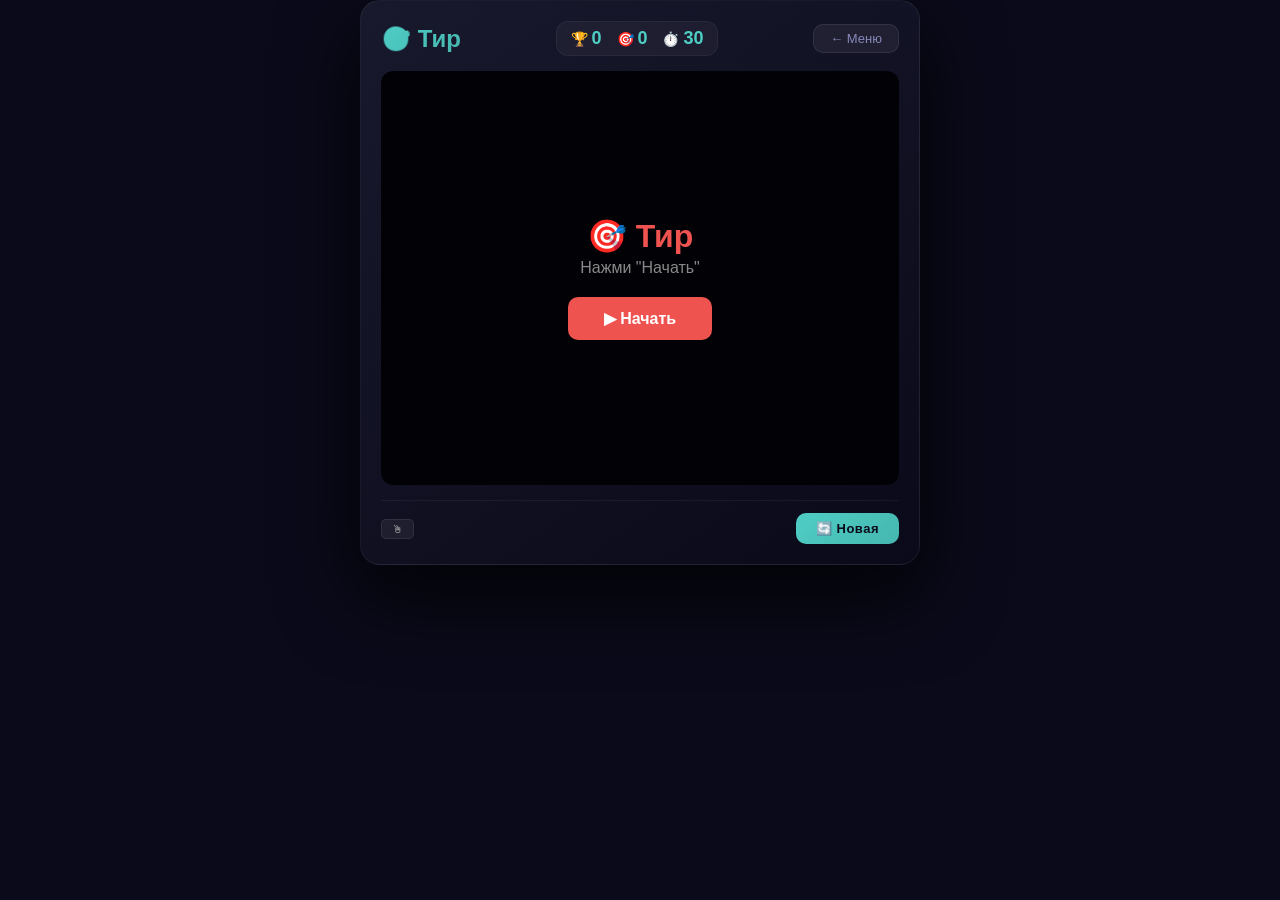
<file: scripts/www/games/shooter.html>
<!DOCTYPE html>
<html lang="ru">
<head>
    <meta charset="UTF-8">
    <meta name="viewport" content="width=device-width, initial-scale=1.0, maximum-scale=1.0, user-scalable=no">
    <title>🎯 Тир</title>
    <link rel="stylesheet" href="../style.css">
    <style>
        .game-wrapper { max-width: 560px; margin: 0 auto; }
        .canvas-wrapper { position: relative; border-radius: 12px; overflow: hidden; background: #0a0a1a; touch-action: none; }
        canvas { display: block; width: 100%; height: auto; touch-action: none; cursor: crosshair; }
        .game-overlay {
            position: absolute; inset: 0; display: flex; flex-direction: column;
            align-items: center; justify-content: center;
            background: rgba(0,0,0,0.75); backdrop-filter: blur(8px);
            opacity: 0; pointer-events: none; transition: opacity 0.4s; border-radius: 12px;
            z-index: 5;
        }
        .game-overlay.active { opacity: 1; pointer-events: all; }
        .game-overlay h2 { font-size: 32px; color: #ef5350; }
        .game-overlay .btn { margin-top: 16px; padding: 12px 36px; background: #ef5350; border: none; border-radius: 10px; color: #fff; font-weight: 700; font-size: 16px; cursor: pointer; transition: transform 0.2s; }
        .game-overlay .btn:hover { transform: scale(1.05); }
        
        #touch-controls {
            position: absolute !important;
            bottom: 15px !important;
            right: 15px !important;
            display: none !important;
            pointer-events: none !important;
            z-index: 10 !important;
        }
        #touch-controls button {
            width: 55px !important;
            height: 55px !important;
            border-radius: 50% !important;
            border: 2px solid rgba(255,255,255,0.2) !important;
            background: rgba(255,255,255,0.1) !important;
            backdrop-filter: blur(8px) !important;
            color: white !important;
            font-size: 22px !important;
            display: flex !important;
            align-items: center !important;
            justify-content: center !important;
            touch-action: none !important;
            user-select: none !important;
            -webkit-user-select: none !important;
            transition: background 0.15s !important;
            pointer-events: all !important;
            box-shadow: 0 4px 15px rgba(0,0,0,0.3) !important;
            text-shadow: 0 2px 8px rgba(0,0,0,0.5) !important;
            padding: 0 !important;
            line-height: 1 !important;
        }
        #touch-controls button:active {
            background: rgba(255,255,255,0.3) !important;
            transform: scale(0.9) !important;
        }
        @media (max-width: 600px) {
            #touch-controls button { width: 48px !important; height: 48px !important; font-size: 18px !important; }
        }
        @media (pointer: coarse) {
            #touch-controls { display: block !important; }
        }
    </style>
</head>
<body>
<div class="game-wrapper">
    <div class="game-header">
        <h2>🎯 Тир</h2>
        <div class="stats"><span>🏆 <b id="score">0</b></span><span>🎯 <b id="hits">0</b></span><span>⏱️ <b id="timer">30</b></span></div>
        <a href="../index.html" class="menu-btn">← Меню</a>
    </div>
    <div class="canvas-wrapper">
        <canvas id="game" width="500" height="400"></canvas>
        <div class="game-overlay" id="overlay">
            <h2>🎯 Тир</h2>
            <p style="color:#888;margin:4px 0;">Клик по мишеням</p>
            <button class="btn" id="startBtn">▶ Начать</button>
        </div>
        
        <div id="touch-controls">
            <button data-action="restart">🔄</button>
        </div>
    </div>
    <div class="game-controls">
        <div class="keys"><kbd>🖱</kbd></div>
        <button class="reset-btn" onclick="resetGame()">🔄 Новая</button>
    </div>
</div>
<script src="../engine.js"></script>
<script>
const W = 500, H = 400;
const canvas = document.getElementById('game');
const ctx = canvas.getContext('2d');
const overlay = document.getElementById('overlay');
const startBtn = document.getElementById('startBtn');

let targets = [];
let particles = [];
let score = 0, hits = 0, timeLeft = 30;
let gameRunning = false, gameOver = false;
let animId = null, lastTime = 0, timerInterval = null;
let mouseX = W/2, mouseY = H/2;
let isTimeUp = false;

document.getElementById('timer').textContent = timeLeft;

// ===== СЕНСОРНОЕ УПРАВЛЕНИЕ =====
function setupTouchControls() {
    // Кнопка рестарта
    const restartBtn = document.querySelector('#touch-controls button[data-action="restart"]');
    if (restartBtn) {
        restartBtn.addEventListener('touchstart', (e) => {
            e.preventDefault();
            resetGame();
            restartBtn.style.background = 'rgba(255,255,255,0.3)';
            setTimeout(() => { restartBtn.style.background = 'rgba(255,255,255,0.1)'; }, 150);
        }, { passive: false });
        restartBtn.addEventListener('mousedown', () => {
            resetGame();
            restartBtn.style.background = 'rgba(255,255,255,0.3)';
            setTimeout(() => { restartBtn.style.background = 'rgba(255,255,255,0.1)'; }, 150);
        });
    }
    
    // Тап = выстрел
    canvas.addEventListener('touchstart', (e) => {
        e.preventDefault();
        if (!gameRunning || gameOver) return;
        const touch = e.touches[0];
        const rect = canvas.getBoundingClientRect();
        const scaleX = W/rect.width, scaleY = H/rect.height;
        const x = (touch.clientX - rect.left)*scaleX;
        const y = (touch.clientY - rect.top)*scaleY;
        shoot(x, y);
    }, { passive: false });
    
    canvas.addEventListener('click', (e) => {
        if (!gameRunning || gameOver) return;
        const rect = canvas.getBoundingClientRect();
        const scaleX = W/rect.width, scaleY = H/rect.height;
        const x = (e.clientX - rect.left)*scaleX;
        const y = (e.clientY - rect.top)*scaleY;
        shoot(x, y);
    });
    
    // Движение прицела
    canvas.addEventListener('touchmove', (e) => {
        e.preventDefault();
        const rect = canvas.getBoundingClientRect();
        const scaleX = W/rect.width, scaleY = H/rect.height;
        const touch = e.touches[0];
        mouseX = (touch.clientX - rect.left)*scaleX;
        mouseY = (touch.clientY - rect.top)*scaleY;
    }, { passive: false });
}

function shoot(x, y) {
    Sound.play('click');
    addParticles(x, y, '#ffd93d', 8);
    
    for (let i=targets.length-1; i>=0; i--) {
        const t = targets[i];
        if (Math.sqrt((x-t.x)**2 + (y-t.y)**2) < t.r) {
            score += 10 + Math.floor((t.maxLife-t.life)/20);
            hits++;
            document.getElementById('score').textContent = score;
            document.getElementById('hits').textContent = hits;
            addParticles(t.x, t.y, t.color, 25);
            Sound.play('win');
            targets.splice(i, 1);
            return;
        }
    }
}

// ===== МИШЕНИ =====
function addTarget() {
    if (!gameRunning || gameOver) return;
    const r = 20 + Math.random() * 18;
    targets.push({
        x: r + Math.random()*(W-r*2),
        y: r + Math.random()*(H-r*2),
        r: r,
        dx: (Math.random()-0.5)*4,
        dy: (Math.random()-0.5)*4,
        life: 150 + Math.random()*100,
        maxLife: 250,
        color: `hsl(${Math.random()*360}, 80%, 55%)`
    });
}

function addParticles(x, y, color, count=20) {
    for (let i=0; i<count; i++) {
        const a = Math.random()*Math.PI*2;
        const s = 1+Math.random()*4;
        particles.push({
            x, y,
            vx: Math.cos(a)*s,
            vy: Math.sin(a)*s-1,
            life: 15+Math.random()*20,
            maxLife: 35,
            size: 2+Math.random()*3,
            color: color
        });
    }
}

// ===== ОТРИСОВКА =====
function render() {
    ctx.fillStyle = '#0a0a1a';
    ctx.fillRect(0, 0, W, H);
    
    targets.forEach(t => {
        const pulse = 1 + Math.sin(Date.now()/200 + t.x)*0.05;
        const r = t.r * pulse;
        ctx.shadowColor = t.color;
        ctx.shadowBlur = 20;
        ctx.fillStyle = t.color;
        ctx.beginPath();
        ctx.arc(t.x, t.y, r, 0, Math.PI*2);
        ctx.fill();
        ctx.shadowBlur = 0;
        ctx.fillStyle = '#fff';
        ctx.beginPath();
        ctx.arc(t.x, t.y, r*0.6, 0, Math.PI*2);
        ctx.fill();
        ctx.fillStyle = t.color;
        ctx.beginPath();
        ctx.arc(t.x, t.y, r*0.3, 0, Math.PI*2);
        ctx.fill();
        ctx.fillStyle = '#fff';
        ctx.beginPath();
        ctx.arc(t.x, t.y, r*0.1, 0, Math.PI*2);
        ctx.fill();
    });
    
    if (!gameOver) {
        ctx.strokeStyle = 'rgba(255,255,255,0.15)';
        ctx.lineWidth = 1.5;
        const s = 10;
        ctx.beginPath();
        ctx.moveTo(mouseX-s, mouseY); ctx.lineTo(mouseX-4, mouseY);
        ctx.moveTo(mouseX+4, mouseY); ctx.lineTo(mouseX+s, mouseY);
        ctx.moveTo(mouseX, mouseY-s); ctx.lineTo(mouseX, mouseY-4);
        ctx.moveTo(mouseX, mouseY+4); ctx.lineTo(mouseX, mouseY+s);
        ctx.stroke();
        ctx.strokeStyle = 'rgba(255,255,255,0.05)';
        ctx.beginPath();
        ctx.arc(mouseX, mouseY, s*1.8, 0, Math.PI*2);
        ctx.stroke();
    }
    
    particles.forEach(p => {
        const a = p.life/p.maxLife;
        ctx.globalAlpha = a;
        ctx.fillStyle = p.color;
        ctx.shadowColor = p.color;
        ctx.shadowBlur = 8;
        ctx.beginPath();
        ctx.arc(p.x, p.y, p.size*a, 0, Math.PI*2);
        ctx.fill();
    });
    ctx.globalAlpha = 1;
    ctx.shadowBlur = 0;
    
    if (gameOver) {
        ctx.fillStyle = 'rgba(0,0,0,0.7)';
        ctx.fillRect(0, H/2-50, W, 100);
        ctx.fillStyle = isTimeUp ? '#ffd93d' : '#ef5350';
        ctx.font = 'bold 28px Arial';
        ctx.textAlign = 'center';
        ctx.textBaseline = 'middle';
        ctx.fillText(isTimeUp ? '⏰ Время вышло!' : '💀 Остановлено', W/2, H/2+6);
        ctx.fillStyle = '#888';
        ctx.font = '16px Arial';
        ctx.fillText(`Счёт: ${score} | Попаданий: ${hits}`, W/2, H/2+44);
    }
}

// ===== ОБНОВЛЕНИЕ =====
function update(dt) {
    if (!gameRunning || gameOver) return;
    
    if (targets.length < 8 && Math.random() < 0.035) addTarget();
    
    for (let i=targets.length-1; i>=0; i--) {
        const t = targets[i];
        t.x += t.dx * dt;
        t.y += t.dy * dt;
        t.life--;
        if (t.x - t.r < 0 || t.x + t.r > W) t.dx *= -1;
        if (t.y - t.r < 0 || t.y + t.r > H) t.dy *= -1;
        if (t.life <= 0) targets.splice(i, 1);
    }
    
    for (let i=particles.length-1; i>=0; i--) {
        const p = particles[i];
        p.x += p.vx * dt;
        p.y += p.vy * dt;
        p.vy += 0.1 * dt;
        p.life--;
        if (p.life <= 0) particles.splice(i, 1);
    }
}

// ===== ТАЙМЕР =====
function startTimer() {
    timeLeft = 30;
    document.getElementById('timer').textContent = timeLeft;
    isTimeUp = false;
    timerInterval = setInterval(() => {
        timeLeft--;
        document.getElementById('timer').textContent = timeLeft;
        if (timeLeft <= 0) {
            clearInterval(timerInterval);
            timerInterval = null;
            gameOver = true;
            gameRunning = false;
            isTimeUp = true;
            Sound.play('lose');
            render();
        }
    }, 1000);
}

// ===== ОВЕРЛЕЙ =====
function showOverlay(title, sub) {
    overlay.querySelector('h2').textContent = title;
    overlay.querySelector('p').textContent = sub || '';
    overlay.classList.add('active');
}
function hideOverlay() { overlay.classList.remove('active'); }

// ===== ЦИКЛ =====
function loop(timestamp) {
    if (!gameRunning) { animId = requestAnimationFrame(loop); return; }
    if (!lastTime) lastTime = timestamp;
    const dt = Math.min(timestamp - lastTime, 33) / 16.67;
    lastTime = timestamp;
    
    update(dt);
    render();
    animId = requestAnimationFrame(loop);
}

// ===== РЕСТАРТ =====
function resetGame() {
    if (animId) cancelAnimationFrame(animId);
    if (timerInterval) { clearInterval(timerInterval); timerInterval = null; }
    targets = []; particles = [];
    score = 0; hits = 0;
    gameOver = false; isTimeUp = false;
    gameRunning = true;
    lastTime = 0;
    document.getElementById('score').textContent = '0';
    document.getElementById('hits').textContent = '0';
    hideOverlay();
    startTimer();
    animId = requestAnimationFrame(loop);
}

startBtn.addEventListener('click', resetGame);

// ===== СТАРТ =====
setupTouchControls();
showOverlay('🎯 Тир', 'Нажми "Начать"');
</script>
</body>
</html>
</file>
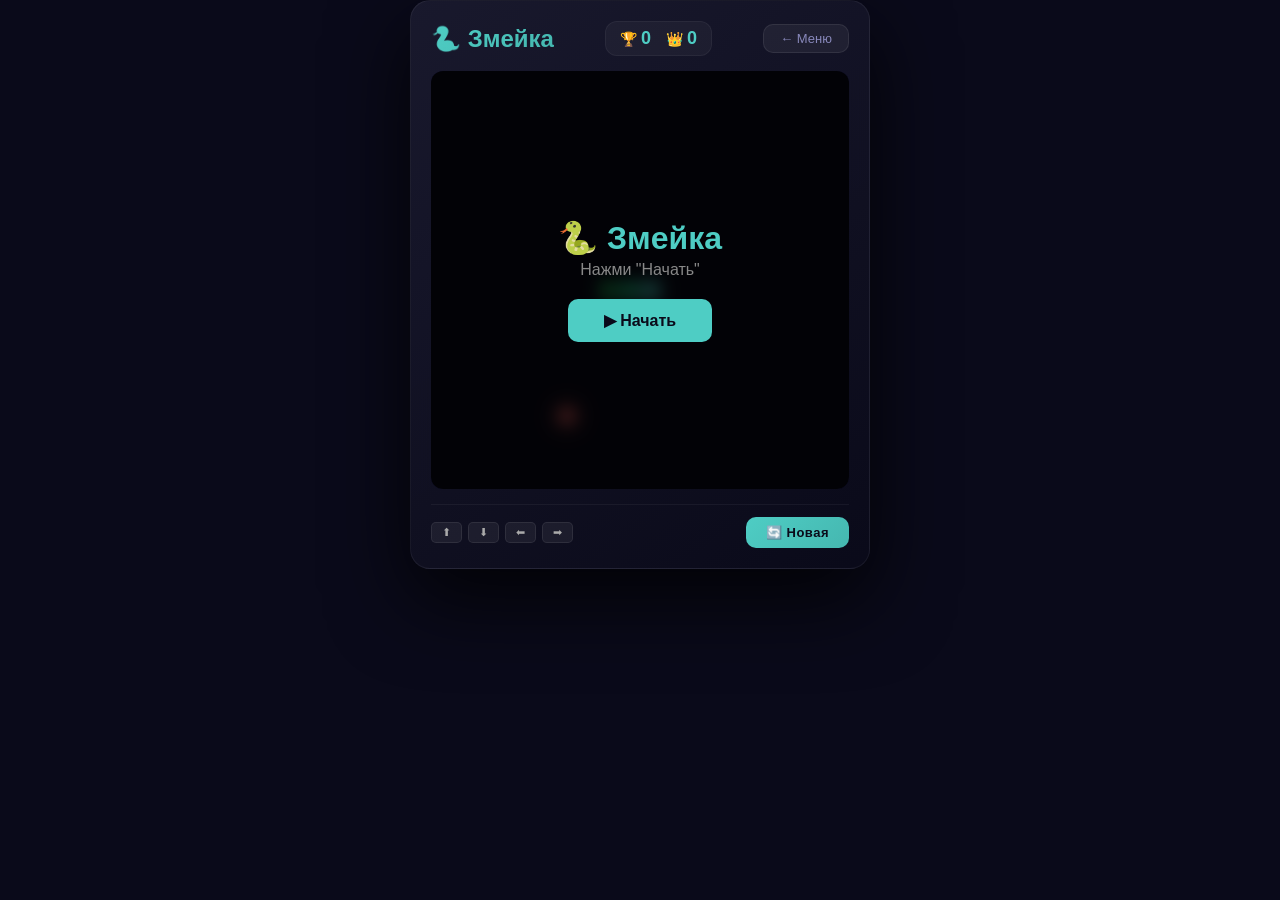
<file: scripts/www/games/snake.html>
<!DOCTYPE html>
<html lang="ru">
<head>
    <meta charset="UTF-8">
    <meta name="viewport" content="width=device-width, initial-scale=1.0, maximum-scale=1.0, user-scalable=no">
    <title>🐍 Змейка</title>
    <link rel="stylesheet" href="../style.css">
    <style>
        .game-wrapper { max-width: 460px; margin: 0 auto; }
        .canvas-wrapper { position: relative; border-radius: 12px; overflow: hidden; background: #0a0a1a; touch-action: none; }
        canvas { display: block; width: 100%; height: auto; touch-action: none; }
        .game-overlay {
            position: absolute; inset: 0; display: flex; flex-direction: column;
            align-items: center; justify-content: center;
            background: rgba(0,0,0,0.75); backdrop-filter: blur(8px);
            opacity: 0; pointer-events: none; transition: opacity 0.4s; border-radius: 12px;
            z-index: 5;
        }
        .game-overlay.active { opacity: 1; pointer-events: all; }
        .game-overlay h2 { font-size: 32px; color: #4ecdc4; }
        .game-overlay .btn { margin-top: 16px; padding: 12px 36px; background: #4ecdc4; border: none; border-radius: 10px; color: #0a0a1a; font-weight: 700; font-size: 16px; cursor: pointer; transition: transform 0.2s; }
        .game-overlay .btn:hover { transform: scale(1.05); }
        
        /* Стили для сенсорных кнопок */
        #touch-controls {
            position: absolute !important;
            bottom: 15px !important;
            left: 0 !important;
            right: 0 !important;
            display: none !important;
            justify-content: space-between !important;
            padding: 0 15px !important;
            pointer-events: none !important;
            z-index: 10 !important;
        }
        #touch-controls .btn-group {
            display: flex !important;
            gap: 10px !important;
            pointer-events: all !important;
            flex-wrap: wrap !important;
        }
        #touch-controls button {
            width: 60px !important;
            height: 60px !important;
            border-radius: 50% !important;
            border: 2px solid rgba(255,255,255,0.2) !important;
            background: rgba(255,255,255,0.1) !important;
            backdrop-filter: blur(8px) !important;
            color: white !important;
            font-size: 24px !important;
            display: flex !important;
            align-items: center !important;
            justify-content: center !important;
            touch-action: none !important;
            user-select: none !important;
            -webkit-user-select: none !important;
            transition: background 0.15s !important;
            pointer-events: all !important;
            box-shadow: 0 4px 15px rgba(0,0,0,0.3) !important;
            text-shadow: 0 2px 8px rgba(0,0,0,0.5) !important;
            padding: 0 !important;
            line-height: 1 !important;
        }
        #touch-controls button:active {
            background: rgba(255,255,255,0.3) !important;
            transform: scale(0.9) !important;
        }
        .dpad {
            display: grid !important;
            grid-template-columns: 60px 60px 60px !important;
            grid-template-rows: 60px 60px 60px !important;
            gap: 4px !important;
            pointer-events: all !important;
        }
        .dpad button {
            width: 100% !important;
            height: 100% !important;
            border-radius: 12px !important;
            font-size: 22px !important;
        }
        .dpad .empty { visibility: hidden !important; }
        
        @media (max-width: 600px) {
            #touch-controls { display: flex !important; }
            #touch-controls button { width: 50px !important; height: 50px !important; font-size: 20px !important; }
            .dpad { grid-template-columns: 50px 50px 50px !important; grid-template-rows: 50px 50px 50px !important; }
        }
        @media (max-width: 400px) {
            #touch-controls button { width: 42px !important; height: 42px !important; font-size: 16px !important; }
            .dpad { grid-template-columns: 42px 42px 42px !important; grid-template-rows: 42px 42px 42px !important; }
        }
        @media (pointer: coarse) {
            #touch-controls { display: flex !important; }
        }
    </style>
</head>
<body>
<div class="game-wrapper">
    <div class="game-header">
        <h2>🐍 Змейка</h2>
        <div class="stats"><span>🏆 <b id="score">0</b></span><span>👑 <b id="high">0</b></span></div>
        <a href="../index.html" class="menu-btn">← Меню</a>
    </div>
    <div class="canvas-wrapper">
        <canvas id="game" width="400" height="400"></canvas>
        <div class="game-overlay" id="overlay">
            <h2>🐍 Змейка</h2>
            <p style="color:#888;margin:4px 0;">⬆⬇⬅➡</p>
            <button class="btn" id="startBtn">▶ Начать</button>
        </div>
        
        <!-- Сенсорные кнопки -->
        <div id="touch-controls">
            <div class="btn-group">
                <div class="dpad">
                    <div class="empty"></div>
                    <button data-action="up">⬆</button>
                    <div class="empty"></div>
                    <button data-action="left">⬅</button>
                    <button data-action="down">⬇</button>
                    <button data-action="right">➡</button>
                </div>
            </div>
            <div class="btn-group">
                <button data-action="restart" style="width:50px !important;height:50px !important;font-size:20px !important;">🔄</button>
            </div>
        </div>
    </div>
    <div class="game-controls">
        <div class="keys"><kbd>⬆</kbd><kbd>⬇</kbd><kbd>⬅</kbd><kbd>➡</kbd></div>
        <button class="reset-btn" onclick="resetGame()">🔄 Новая</button>
    </div>
</div>
<script src="../engine.js"></script>
<script>
const GRID = 20, CELL = 20;
const canvas = document.getElementById('game');
const ctx = canvas.getContext('2d');
const overlay = document.getElementById('overlay');
const startBtn = document.getElementById('startBtn');

// ===== СОСТОЯНИЕ =====
let snake = [];
let food = null;
let dir = {x:1, y:0};
let nextDir = {x:1, y:0};
let score = 0;
let high = Records.get('snake') || 0;
let gameRunning = false;
let gameOver = false;
let animId = null;
let lastTime = 0;
let moveTimer = 0;
const MOVE_INTERVAL = 6500;

document.getElementById('high').textContent = high;

// ===== СЕНСОРНОЕ УПРАВЛЕНИЕ =====
function setupTouchControls() {
    const buttons = document.querySelectorAll('#touch-controls button[data-action]');
    buttons.forEach(btn => {
        const action = btn.dataset.action;
        
        const handlePress = (e) => {
            e.preventDefault();
            if (!gameRunning || gameOver) return;
            handleAction(action);
            btn.style.background = 'rgba(255,255,255,0.3)';
            setTimeout(() => { btn.style.background = 'rgba(255,255,255,0.1)'; }, 150);
        };
        
        btn.addEventListener('touchstart', handlePress, { passive: false });
        btn.addEventListener('mousedown', handlePress);
    });
    
    // Свайпы на канвасе
    let touchStartX = 0, touchStartY = 0;
    canvas.addEventListener('touchstart', (e) => {
        const touch = e.touches[0];
        touchStartX = touch.clientX;
        touchStartY = touch.clientY;
    }, { passive: true });
    
    canvas.addEventListener('touchmove', (e) => {
        if (!gameRunning || gameOver) return;
        e.preventDefault();
        const touch = e.touches[0];
        const dx = touch.clientX - touchStartX;
        const dy = touch.clientY - touchStartY;
        
        if (Math.abs(dx) > 30 || Math.abs(dy) > 30) {
            if (Math.abs(dx) > Math.abs(dy)) {
                handleAction(dx > 0 ? 'right' : 'left');
            } else {
                handleAction(dy > 0 ? 'down' : 'up');
            }
            touchStartX = touch.clientX;
            touchStartY = touch.clientY;
        }
    }, { passive: false });
}

function handleAction(action) {
    if (action === 'restart') { resetGame(); return; }
    if (action === 'up' && dir.y !== 1) nextDir = {x:0, y:-1};
    if (action === 'down' && dir.y !== -1) nextDir = {x:0, y:1};
    if (action === 'left' && dir.x !== 1) nextDir = {x:-1, y:0};
    if (action === 'right' && dir.x !== -1) nextDir = {x:1, y:0};
}

// ===== ИНИЦИАЛИЗАЦИЯ =====
function init() {
    const mid = Math.floor(GRID/2);
    snake = [{x:mid, y:mid}, {x:mid-1, y:mid}, {x:mid-2, y:mid}];
    dir = {x:1, y:0};
    nextDir = {x:1, y:0};
    score = 0;
    gameOver = false;
    moveTimer = 0;
    document.getElementById('score').textContent = '0';
    spawnFood();
    render();
}

function spawnFood() {
    const free = [];
    for (let i=0; i<GRID; i++) {
        for (let j=0; j<GRID; j++) {
            if (!snake.some(s => s.x===i && s.y===j)) free.push({x:i, y:j});
        }
    }
    if (free.length === 0) { gameOver = true; return; }
    food = free[Math.floor(Math.random() * free.length)];
}

// ===== ОБНОВЛЕНИЕ =====
function update(dt) {
    if (!gameRunning || gameOver) return;
    
    moveTimer += dt * 1000;
    if (moveTimer < MOVE_INTERVAL) return;
    moveTimer = 0;
    
    dir = {...nextDir};
    const head = {x: snake[0].x + dir.x, y: snake[0].y + dir.y};
    
    if (head.x < 0 || head.x >= GRID || head.y < 0 || head.y >= GRID) {
        endGame();
        return;
    }
    
    if (food && head.x === food.x && head.y === food.y) {
        score += 10;
        document.getElementById('score').textContent = score;
        Sound.play('click');
        snake.unshift({...head});
        spawnFood();
        if (gameOver) { endGame(); return; }
    } else {
        snake.pop();
        snake.unshift({...head});
    }
    
    for (let i=1; i<snake.length; i++) {
        if (snake[i].x === head.x && snake[i].y === head.y) {
            endGame();
            return;
        }
    }
}

function endGame() {
    gameOver = true;
    gameRunning = false;
    Sound.play('lose');
    if (score > high) {
        high = score;
        Records.set('snake', high);
        document.getElementById('high').textContent = high;
    }
    render();
    showOverlay('💀 Игра окончена', `Счёт: ${score}`);
}

// ===== ОТРИСОВКА =====
function render() {
    ctx.fillStyle = '#0a0a1a';
    ctx.fillRect(0, 0, 400, 400);
    
    if (food) {
        ctx.shadowColor = '#ff6b6b';
        ctx.shadowBlur = 20;
        ctx.fillStyle = '#ff6b6b';
        ctx.beginPath();
        ctx.arc(food.x*CELL + CELL/2, food.y*CELL + CELL/2, CELL/2-2, 0, Math.PI*2);
        ctx.fill();
        ctx.shadowBlur = 0;
    }
    
    snake.forEach((s, i) => {
        const x = s.x * CELL, y = s.y * CELL;
        const isHead = i === 0;
        const hue = 170 - (i / snake.length) * 40;
        const light = 55 - (i / snake.length) * 25;
        ctx.shadowColor = isHead ? 'rgba(78,205,196,0.5)' : 'rgba(78,205,196,0.2)';
        ctx.shadowBlur = isHead ? 20 : 10;
        ctx.fillStyle = isHead ? '#4ecdc4' : `hsl(${hue}, 70%, ${light}%)`;
        ctx.fillRect(x+1, y+1, CELL-2, CELL-2);
        ctx.shadowBlur = 0;
    });
}

// ===== КЛАВИАТУРА =====
document.addEventListener('keydown', (e) => {
    const k = e.key;
    if (['ArrowUp','ArrowDown','ArrowLeft','ArrowRight'].includes(k)) e.preventDefault();
    if (!gameRunning || gameOver) return;
    if (k === 'ArrowUp' && dir.y !== 1) nextDir = {x:0, y:-1};
    if (k === 'ArrowDown' && dir.y !== -1) nextDir = {x:0, y:1};
    if (k === 'ArrowLeft' && dir.x !== 1) nextDir = {x:-1, y:0};
    if (k === 'ArrowRight' && dir.x !== -1) nextDir = {x:1, y:0};
});

// ===== ОВЕРЛЕЙ =====
function showOverlay(title, sub) {
    overlay.querySelector('h2').textContent = title;
    overlay.querySelector('p').textContent = sub || '';
    overlay.classList.add('active');
}
function hideOverlay() { overlay.classList.remove('active'); }

// ===== ЦИКЛ =====
function loop(timestamp) {
    if (!gameRunning) { animId = requestAnimationFrame(loop); return; }
    if (!lastTime) lastTime = timestamp;
    const dt = Math.min(timestamp - lastTime, 33) / 16.67;
    lastTime = timestamp;
    
    update(dt);
    render();
    animId = requestAnimationFrame(loop);
}

// ===== РЕСТАРТ =====
function resetGame() {
    if (animId) cancelAnimationFrame(animId);
    hideOverlay();
    init();
    gameRunning = true;
    moveTimer = 0;
    lastTime = 0;
    animId = requestAnimationFrame(loop);
}

startBtn.addEventListener('click', resetGame);

// ===== СТАРТ =====
init();
setupTouchControls();
showOverlay('🐍 Змейка', 'Нажми "Начать"');
</script>
</body>
</html>
</file>
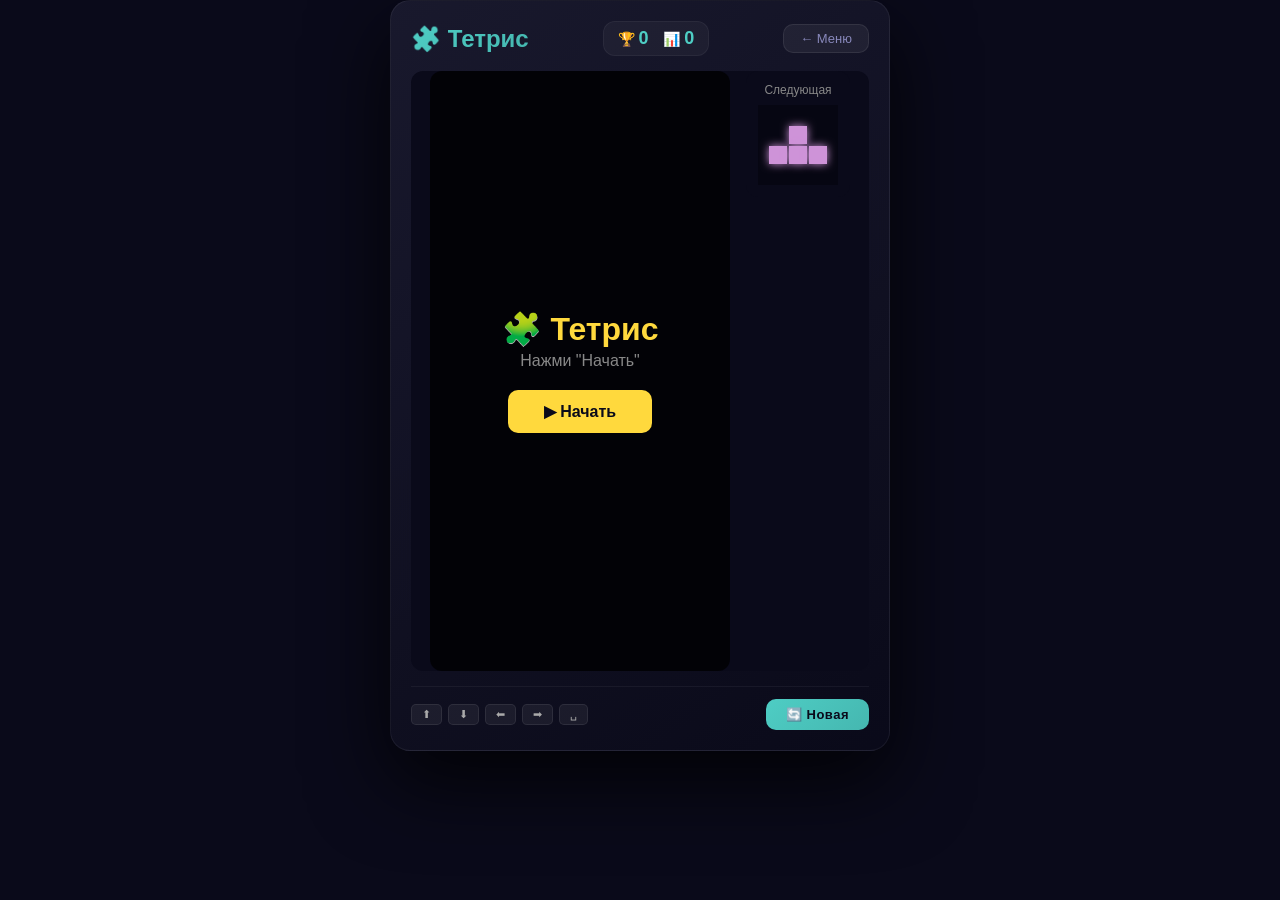
<file: scripts/www/games/tetris.html>
<!DOCTYPE html>
<html lang="ru">
<head>
    <meta charset="UTF-8">
    <meta name="viewport" content="width=device-width, initial-scale=1.0, maximum-scale=1.0, user-scalable=no">
    <title>🧩 Тетрис</title>
    <link rel="stylesheet" href="../style.css">
    <style>
        .game-wrapper { max-width: 500px; margin: 0 auto; }
        .canvas-wrapper { position: relative; border-radius: 12px; overflow: hidden; background: #0a0a1a; touch-action: none; }
        canvas { display: block; width: 100%; height: auto; touch-action: none; }
        .game-overlay {
            position: absolute; inset: 0; display: flex; flex-direction: column;
            align-items: center; justify-content: center;
            background: rgba(0,0,0,0.75); backdrop-filter: blur(8px);
            opacity: 0; pointer-events: none; transition: opacity 0.4s; border-radius: 12px;
            z-index: 5;
        }
        .game-overlay.active { opacity: 1; pointer-events: all; }
        .game-overlay h2 { font-size: 32px; color: #ffd93d; }
        .game-overlay .btn { margin-top: 16px; padding: 12px 36px; background: #ffd93d; border: none; border-radius: 10px; color: #0a0a1a; font-weight: 700; font-size: 16px; cursor: pointer; transition: transform 0.2s; }
        .game-overlay .btn:hover { transform: scale(1.05); }
        .game-container { display: flex; gap: 16px; align-items: flex-start; flex-wrap: wrap; justify-content: center; }
        .next-box { background: #0a0a1a; border-radius: 12px; padding: 12px; text-align: center; min-width: 100px; }
        .next-box span { color: #888; font-size: 12px; display: block; margin-bottom: 8px; }
        .next-box canvas { width: 80px; height: 80px; }
        
        #touch-controls {
            position: absolute !important;
            bottom: 10px !important;
            left: 0 !important;
            right: 0 !important;
            display: none !important;
            justify-content: space-between !important;
            padding: 0 10px !important;
            pointer-events: none !important;
            z-index: 10 !important;
        }
        #touch-controls .btn-group {
            display: flex !important;
            gap: 8px !important;
            pointer-events: all !important;
            flex-wrap: wrap !important;
        }
        #touch-controls button {
            width: 52px !important;
            height: 52px !important;
            border-radius: 50% !important;
            border: 2px solid rgba(255,255,255,0.2) !important;
            background: rgba(255,255,255,0.1) !important;
            backdrop-filter: blur(8px) !important;
            color: white !important;
            font-size: 20px !important;
            display: flex !important;
            align-items: center !important;
            justify-content: center !important;
            touch-action: none !important;
            user-select: none !important;
            -webkit-user-select: none !important;
            transition: background 0.15s !important;
            pointer-events: all !important;
            box-shadow: 0 4px 15px rgba(0,0,0,0.3) !important;
            text-shadow: 0 2px 8px rgba(0,0,0,0.5) !important;
            padding: 0 !important;
            line-height: 1 !important;
        }
        #touch-controls button:active {
            background: rgba(255,255,255,0.3) !important;
            transform: scale(0.9) !important;
        }
        .tetris-dpad {
            display: grid !important;
            grid-template-columns: 52px 52px 52px !important;
            grid-template-rows: 52px 52px 52px !important;
            gap: 4px !important;
            pointer-events: all !important;
        }
        .tetris-dpad button { width: 100% !important; height: 100% !important; border-radius: 10px !important; font-size: 18px !important; }
        .tetris-dpad .empty { visibility: hidden !important; }
        
        @media (max-width: 600px) {
            #touch-controls { display: flex !important; }
            #touch-controls button { width: 44px !important; height: 44px !important; font-size: 16px !important; }
            .tetris-dpad { grid-template-columns: 44px 44px 44px !important; grid-template-rows: 44px 44px 44px !important; }
            .next-box { min-width: 70px; padding: 8px; }
            .next-box canvas { width: 60px; height: 60px; }
        }
        @media (max-width: 400px) {
            #touch-controls button { width: 36px !important; height: 36px !important; font-size: 12px !important; }
            .tetris-dpad { grid-template-columns: 36px 36px 36px !important; grid-template-rows: 36px 36px 36px !important; }
        }
        @media (pointer: coarse) {
            #touch-controls { display: flex !important; }
        }
    </style>
</head>
<body>
<div class="game-wrapper">
    <div class="game-header">
        <h2>🧩 Тетрис</h2>
        <div class="stats"><span>🏆 <b id="score">0</b></span><span>📊 <b id="lines">0</b></span></div>
        <a href="../index.html" class="menu-btn">← Меню</a>
    </div>
    <div class="canvas-wrapper">
        <div class="game-container">
            <div style="position:relative;">
                <canvas id="game" width="300" height="600"></canvas>
                <div class="game-overlay" id="overlay">
                    <h2>🧩 Тетрис</h2>
                    <p style="color:#888;margin:4px 0;">⬆ поворот ⬇ ускорить ⬅➡</p>
                    <button class="btn" id="startBtn">▶ Начать</button>
                </div>
                
                <!-- Сенсорные кнопки -->
                <div id="touch-controls">
                    <div class="btn-group">
                        <div class="tetris-dpad">
                            <div class="empty"></div>
                            <button data-action="rotate">↻</button>
                            <div class="empty"></div>
                            <button data-action="left">⬅</button>
                            <button data-action="down">⬇</button>
                            <button data-action="right">➡</button>
                        </div>
                    </div>
                    <div class="btn-group" style="flex-direction:column;gap:8px;">
                        <button data-action="drop" style="width:52px !important;height:52px !important;font-size:18px !important;">⤓</button>
                        <button data-action="restart" style="width:52px !important;height:52px !important;font-size:18px !important;">🔄</button>
                    </div>
                </div>
            </div>
            <div class="next-box">
                <span>Следующая</span>
                <canvas id="next" width="80" height="80"></canvas>
            </div>
        </div>
    </div>
    <div class="game-controls">
        <div class="keys"><kbd>⬆</kbd><kbd>⬇</kbd><kbd>⬅</kbd><kbd>➡</kbd><kbd>␣</kbd></div>
        <button class="reset-btn" onclick="resetGame()">🔄 Новая</button>
    </div>
</div>
<script src="../engine.js"></script>
<script>
const COLS = 10, ROWS = 20, B = 30;
const canvas = document.getElementById('game');
const ctx = canvas.getContext('2d');
const nextCanvas = document.getElementById('next');
const nextCtx = nextCanvas.getContext('2d');
const overlay = document.getElementById('overlay');
const startBtn = document.getElementById('startBtn');

// ===== ФИГУРЫ =====
const SHAPES = [
    {m: [[1,1,1,1]], c: '#4fc3f7'},
    {m: [[1,1],[1,1]], c: '#fff176'},
    {m: [[0,1,0],[1,1,1]], c: '#ce93d8'},
    {m: [[0,1,1],[1,1,0]], c: '#81c784'},
    {m: [[1,1,0],[0,1,1]], c: '#ef5350'},
    {m: [[1,0,0],[1,1,1]], c: '#ffb74d'},
    {m: [[0,0,1],[1,1,1]], c: '#64b5f6'}
];

let board = [];
let current = null, next = null;
let score = 0, lines = 0;
let gameRunning = false, gameOver = false;
let dropCounter = 0;
const DROP_INTERVAL = 15000;
let animId = null, lastTime = 0;

document.getElementById('score').textContent = '0';
document.getElementById('lines').textContent = '0';

// ===== СЕНСОРНОЕ УПРАВЛЕНИЕ =====
function setupTouchControls() {
    const buttons = document.querySelectorAll('#touch-controls button[data-action]');
    buttons.forEach(btn => {
        const action = btn.dataset.action;
        const handlePress = (e) => {
            e.preventDefault();
            if (!gameRunning || gameOver) return;
            handleAction(action);
            btn.style.background = 'rgba(255,255,255,0.3)';
            setTimeout(() => { btn.style.background = 'rgba(255,255,255,0.1)'; }, 150);
        };
        btn.addEventListener('touchstart', handlePress, { passive: false });
        btn.addEventListener('mousedown', handlePress);
    });
}

function handleAction(action) {
    if (action === 'restart') { resetGame(); return; }
    if (action === 'left' && isValid(current.m, current.x-1, current.y)) { current.x--; Sound.play('move'); }
    if (action === 'right' && isValid(current.m, current.x+1, current.y)) { current.x++; Sound.play('move'); }
    if (action === 'down' && isValid(current.m, current.x, current.y+1)) { current.y++; dropCounter = 0; Sound.play('move'); }
    if (action === 'rotate') {
        const r = current.m[0].map((_, i) => current.m.map(row => row[i]).reverse());
        if (isValid(r, current.x, current.y)) { current.m = r; Sound.play('click'); }
    }
    if (action === 'drop') {
        while (isValid(current.m, current.x, current.y+1)) current.y++;
        lockPiece();
        Sound.play('click');
    }
}

// ===== ДОСКА =====
function createBoard() {
    board = [];
    for (let r=0; r<ROWS; r++) board.push(new Array(COLS).fill(0));
}

function randomPiece() {
    const s = SHAPES[Math.floor(Math.random() * SHAPES.length)];
    return {m: s.m.map(r=>[...r]), c: s.c, x: Math.floor((COLS - s.m[0].length)/2), y: 0};
}

function isValid(m, ox, oy) {
    for (let r=0; r<m.length; r++) {
        for (let c=0; c<m[0].length; c++) {
            if (m[r][c]) {
                const x = ox + c, y = oy + r;
                if (x < 0 || x >= COLS || y >= ROWS || y < 0) return false;
                if (y >= 0 && board[y][x]) return false;
            }
        }
    }
    return true;
}

function lockPiece() {
    if (!current) return;
    for (let r=0; r<current.m.length; r++) {
        for (let c=0; c<current.m[0].length; c++) {
            if (current.m[r][c]) {
                const x = current.x + c, y = current.y + r;
                if (y < 0) { gameOver = true; gameRunning = false; Sound.play('lose'); return; }
                board[y][x] = current.c;
            }
        }
    }
    clearLines();
    current = next;
    next = randomPiece();
    drawNext();
    if (!isValid(current.m, current.x, current.y)) {
        gameOver = true;
        gameRunning = false;
        Sound.play('lose');
    }
}

function clearLines() {
    let cleared = 0;
    for (let r=ROWS-1; r>=0; r--) {
        if (board[r].every(cell => cell !== 0)) {
            board.splice(r, 1);
            board.unshift(new Array(COLS).fill(0));
            cleared++;
            r++;
        }
    }
    if (cleared > 0) {
        const pts = [0, 100, 300, 600, 1000];
        score += pts[cleared] || 0;
        lines += cleared;
        document.getElementById('score').textContent = score;
        document.getElementById('lines').textContent = lines;
        Sound.play('win');
    }
}

// ===== ОТРИСОВКА =====
function render() {
    ctx.fillStyle = '#0a0a1a';
    ctx.fillRect(0, 0, canvas.width, canvas.height);
    
    for (let r=0; r<ROWS; r++) {
        for (let c=0; c<COLS; c++) {
            if (board[r][c]) {
                ctx.shadowColor = board[r][c];
                ctx.shadowBlur = 8;
                ctx.fillStyle = board[r][c];
                ctx.fillRect(c*B+1, r*B+1, B-2, B-2);
                ctx.shadowBlur = 0;
            }
        }
    }
    
    if (current && !gameOver) {
        for (let r=0; r<current.m.length; r++) {
            for (let c=0; c<current.m[0].length; c++) {
                if (current.m[r][c]) {
                    const x = (current.x + c) * B, y = (current.y + r) * B;
                    ctx.shadowColor = current.c;
                    ctx.shadowBlur = 12;
                    ctx.fillStyle = current.c;
                    ctx.fillRect(x+1, y+1, B-2, B-2);
                    ctx.shadowBlur = 0;
                }
            }
        }
    }
    
    if (gameOver) {
        ctx.fillStyle = 'rgba(0,0,0,0.7)';
        ctx.fillRect(0, ROWS/2*B-40, canvas.width, 80);
        ctx.fillStyle = '#ef5350';
        ctx.font = 'bold 28px Arial';
        ctx.textAlign = 'center';
        ctx.textBaseline = 'middle';
        ctx.fillText('💀 Конец', canvas.width/2, ROWS/2*B+6);
    }
}

function drawNext() {
    nextCtx.fillStyle = 'rgba(0,0,0,0.3)';
    nextCtx.fillRect(0, 0, 80, 80);
    if (!next) return;
    const bs = 20;
    const ox = (80 - next.m[0].length * bs) / 2;
    const oy = (80 - next.m.length * bs) / 2;
    for (let r=0; r<next.m.length; r++) {
        for (let c=0; c<next.m[0].length; c++) {
            if (next.m[r][c]) {
                nextCtx.fillStyle = next.c;
                nextCtx.shadowColor = next.c;
                nextCtx.shadowBlur = 8;
                nextCtx.fillRect(ox + c*bs+1, oy + r*bs+1, bs-2, bs-2);
                nextCtx.shadowBlur = 0;
            }
        }
    }
}

// ===== ОБНОВЛЕНИЕ =====
function update(dt) {
    if (!gameRunning || gameOver) return;
    dropCounter += dt * 1000;
    if (dropCounter >= DROP_INTERVAL) {
        dropCounter = 0;
        if (isValid(current.m, current.x, current.y + 1)) {
            current.y++;
        } else {
            lockPiece();
            if (gameOver) return;
        }
    }
}

// ===== КЛАВИАТУРА =====
document.addEventListener('keydown', e => {
    if (!gameRunning || gameOver) return;
    const k = e.key;
    if (['ArrowUp','ArrowDown','ArrowLeft','ArrowRight',' ','Space'].includes(k)) e.preventDefault();
    if (k === 'ArrowLeft' && isValid(current.m, current.x-1, current.y)) { current.x--; Sound.play('move'); }
    if (k === 'ArrowRight' && isValid(current.m, current.x+1, current.y)) { current.x++; Sound.play('move'); }
    if (k === 'ArrowDown' && isValid(current.m, current.x, current.y+1)) { current.y++; dropCounter = 0; Sound.play('move'); }
    if (k === 'ArrowUp') {
        const r = current.m[0].map((_, i) => current.m.map(row => row[i]).reverse());
        if (isValid(r, current.x, current.y)) { current.m = r; Sound.play('click'); }
    }
    if (k === ' ' || k === 'Space') {
        while (isValid(current.m, current.x, current.y+1)) current.y++;
        lockPiece();
        Sound.play('click');
    }
});

// ===== ОВЕРЛЕЙ =====
function showOverlay(title, sub) {
    overlay.querySelector('h2').textContent = title;
    overlay.querySelector('p').textContent = sub || '';
    overlay.classList.add('active');
}
function hideOverlay() { overlay.classList.remove('active'); }

// ===== ЦИКЛ =====
function loop(timestamp) {
    if (!gameRunning) { animId = requestAnimationFrame(loop); return; }
    if (!lastTime) lastTime = timestamp;
    const dt = Math.min(timestamp - lastTime, 33) / 16.67;
    lastTime = timestamp;
    
    update(dt);
    render();
    drawNext();
    animId = requestAnimationFrame(loop);
}

// ===== РЕСТАРТ =====
function resetGame() {
    if (animId) cancelAnimationFrame(animId);
    createBoard();
    score = 0; lines = 0;
    gameOver = false;
    gameRunning = true;
    dropCounter = 0;
    document.getElementById('score').textContent = '0';
    document.getElementById('lines').textContent = '0';
    current = randomPiece();
    next = randomPiece();
    drawNext();
    lastTime = 0;
    hideOverlay();
    animId = requestAnimationFrame(loop);
}

startBtn.addEventListener('click', resetGame);

// ===== СТАРТ =====
createBoard();
current = randomPiece();
next = randomPiece();
drawNext();
setupTouchControls();
showOverlay('🧩 Тетрис', 'Нажми "Начать"');
</script>
</body>
</html>
</file>
<file: scripts/www/style.css>
/* ===== RESET & BASE ===== */
* { margin: 0; padding: 0; box-sizing: border-box; }
:root {
    --bg-primary: #0a0a1a;
    --bg-secondary: #12122a;
    --text-primary: #ffffff;
    --text-secondary: #8888bb;
    --accent-cyan: #4ecdc4;
    --accent-pink: #f093fb;
    --glow-cyan: rgba(78, 205, 196, 0.3);
    --glow-pink: rgba(240, 147, 251, 0.3);
    --card-radius: 20px;
    --transition: 0.4s cubic-bezier(0.175, 0.885, 0.32, 1.275);
}
body {
    font-family: 'Segoe UI', -apple-system, BlinkMacSystemFont, Arial, sans-serif;
    background: var(--bg-primary);
    color: var(--text-primary);
    min-height: 100vh;
    overflow-x: hidden;
}

/* ===== ОБЩИЙ СТИЛЬ ДЛЯ ИГР ===== */
.game-wrapper {
    max-width: 560px;
    margin: 20px auto;
    padding: 20px;
    background: linear-gradient(145deg, rgba(26,26,46,0.95), rgba(10,10,26,0.98));
    border-radius: 20px;
    backdrop-filter: blur(20px);
    border: 1px solid rgba(255,255,255,0.06);
    box-shadow: 0 30px 80px rgba(0,0,0,0.8);
}
.game-header {
    display: flex;
    justify-content: space-between;
    align-items: center;
    margin-bottom: 15px;
    flex-wrap: wrap;
    gap: 10px;
}
.game-header h2 {
    font-size: 24px;
    font-weight: 800;
    background: linear-gradient(135deg, var(--accent-cyan), #45b7b0);
    -webkit-background-clip: text;
    -webkit-text-fill-color: transparent;
}
.game-header .stats {
    display: flex;
    gap: 15px;
    font-size: 14px;
    color: var(--text-secondary);
    background: rgba(255,255,255,0.04);
    padding: 6px 14px;
    border-radius: 12px;
    border: 1px solid rgba(255,255,255,0.05);
}
.game-header .stats b {
    color: var(--accent-cyan);
    font-size: 18px;
    font-weight: 700;
}
.game-header .menu-btn {
    background: rgba(255,255,255,0.06);
    border: 1px solid rgba(255,255,255,0.08);
    color: var(--text-secondary);
    padding: 6px 16px;
    border-radius: 10px;
    cursor: pointer;
    transition: var(--transition);
    font-size: 13px;
    text-decoration: none;
}
.game-header .menu-btn:hover {
    background: rgba(255,255,255,0.12);
    color: white;
    transform: scale(1.03);
}
.game-controls {
    display: flex;
    justify-content: space-between;
    align-items: center;
    margin-top: 15px;
    padding-top: 12px;
    border-top: 1px solid rgba(255,255,255,0.05);
    flex-wrap: wrap;
    gap: 10px;
}
.game-controls .keys {
    display: flex;
    gap: 6px;
    color: var(--text-secondary);
    font-size: 12px;
}
.game-controls .keys kbd {
    display: inline-block;
    padding: 3px 10px;
    background: rgba(255,255,255,0.06);
    border-radius: 5px;
    font-family: inherit;
    font-size: 11px;
    border: 1px solid rgba(255,255,255,0.08);
    color: #aaa;
}
.game-controls .reset-btn {
    background: linear-gradient(135deg, var(--accent-cyan), #45b7b0);
    border: none;
    color: #0a0a1a;
    padding: 8px 20px;
    border-radius: 10px;
    cursor: pointer;
    font-weight: 700;
    font-size: 13px;
    transition: var(--transition);
    letter-spacing: 0.5px;
}
.game-controls .reset-btn:hover {
    transform: scale(1.05);
    box-shadow: 0 8px 30px var(--glow-cyan);
}
#save-container {
    margin: 10px 0;
    padding: 10px 12px;
    background: rgba(255,255,255,0.03);
    border-radius: 10px;
    border: 1px solid rgba(255,255,255,0.05);
}
.stats-bar {
    display: flex;
    gap: 15px;
    color: #888;
    font-size: 12px;
    padding: 4px 0;
    flex-wrap: wrap;
}
.stats-bar b { color: #4ecdc4; }
.save-controls {
    display: flex;
    gap: 6px;
    flex-wrap: wrap;
    align-items: center;
    margin-top: 4px;
}
.save-controls .status {
    font-size: 11px;
    color: #888;
    min-width: 100px;
}
.save-controls button {
    padding: 3px 10px;
    border-radius: 5px;
    border: 1px solid rgba(255,255,255,0.1);
    background: rgba(255,255,255,0.05);
    color: #aaa;
    cursor: pointer;
    font-size: 10px;
    transition: all 0.3s;
}
.save-controls button:hover { background: rgba(255,255,255,0.1); }
.save-controls .reset-btn {
    border-color: rgba(255,107,107,0.3);
    color: #ff6b6b;
}
.save-controls .reset-btn:hover {
    background: rgba(255,107,107,0.15);
}
.save-controls .export-btn {
    border-color: rgba(78,205,196,0.3);
    color: #4ecdc4;
}
.save-controls .export-btn:hover {
    background: rgba(78,205,196,0.15);
}
.save-controls .import-btn {
    border-color: rgba(255,217,61,0.3);
    color: #ffd93d;
}
.save-controls .import-btn:hover {
    background: rgba(255,217,61,0.15);
}

/* ===== АДАПТИВ ===== */
@media (max-width: 600px) {
    .game-wrapper { padding: 12px; margin: 10px; border-radius: 14px; }
    .game-header { flex-direction: column; align-items: stretch; text-align: center; }
    .game-header .stats { justify-content: center; flex-wrap: wrap; font-size: 12px; }
    .game-header .stats b { font-size: 15px; }
    .game-controls { flex-direction: column; align-items: stretch; }
    .game-controls .keys { justify-content: center; flex-wrap: wrap; }
    .game-controls .reset-btn { width: 100%; text-align: center; }
    .stats-bar { gap: 10px; font-size: 11px; }
    #save-container { padding: 8px 10px; }
    .save-controls { justify-content: center; }
}
</file>
